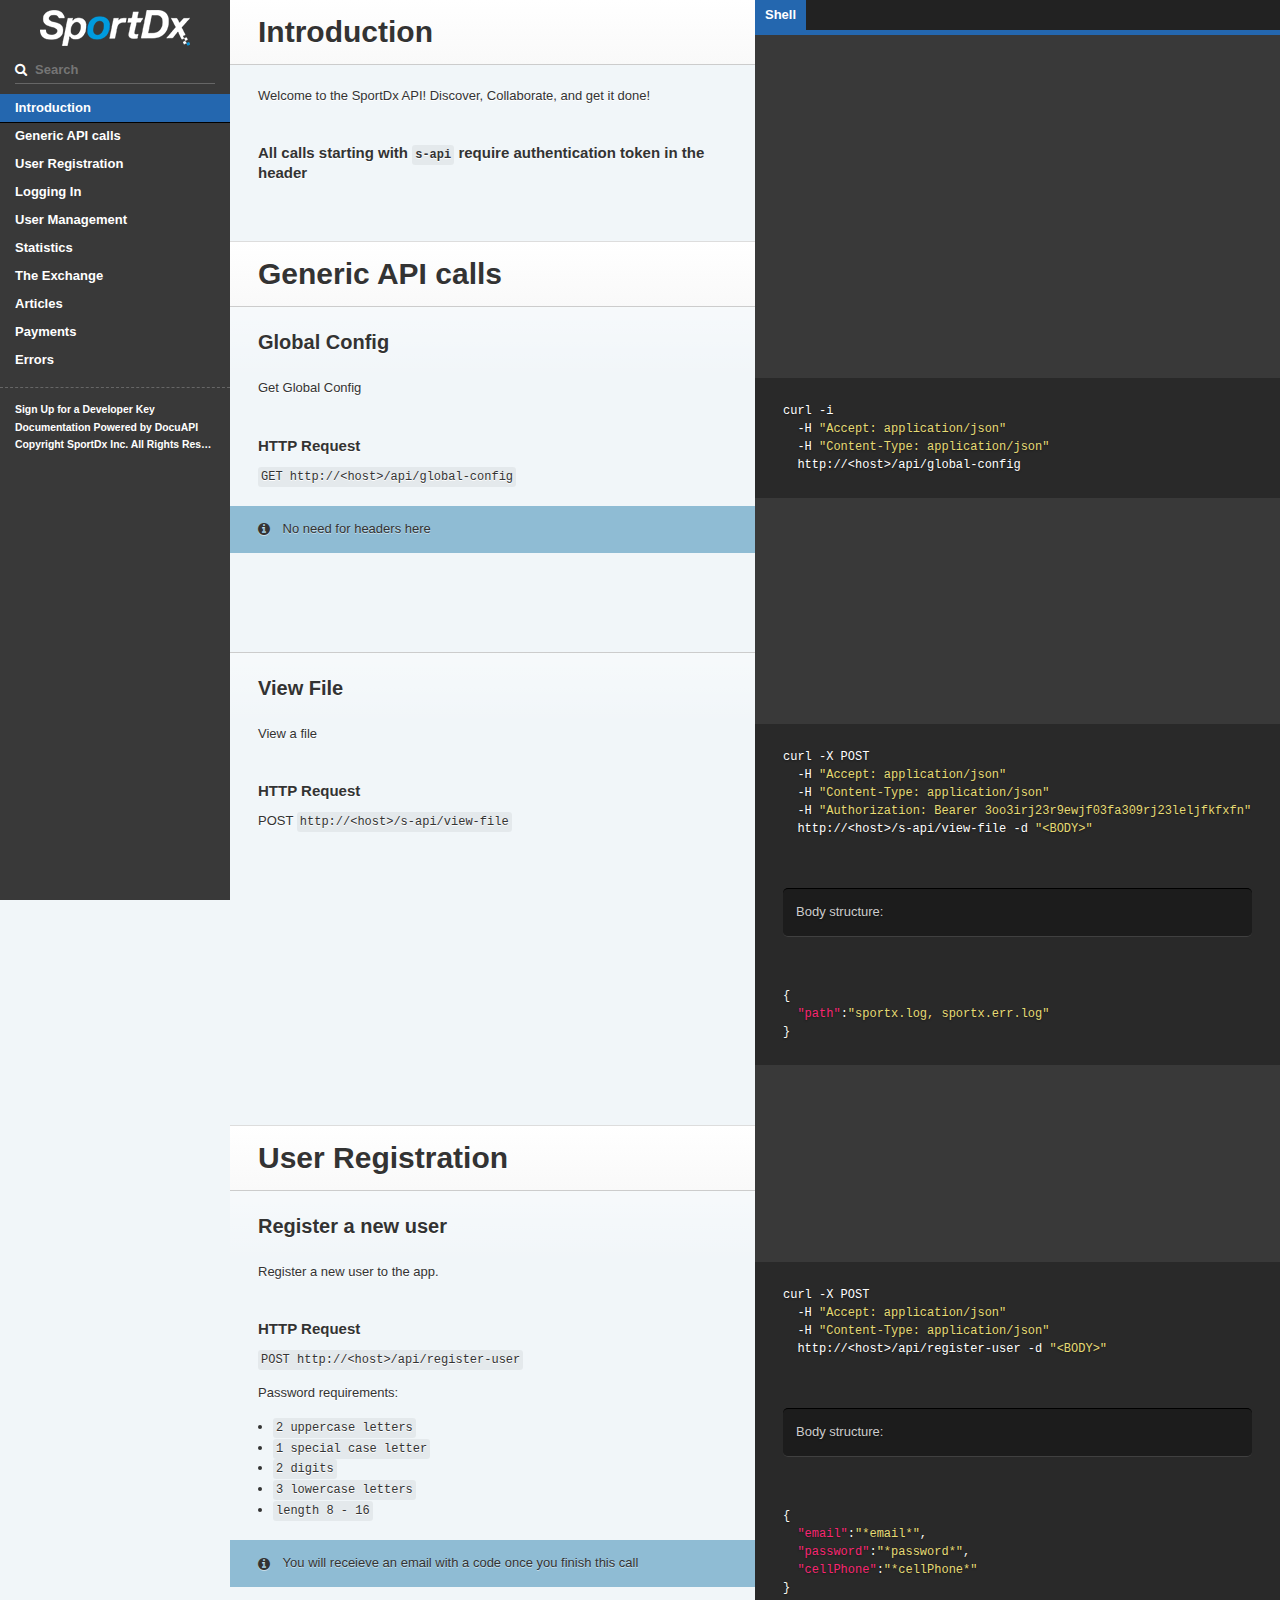
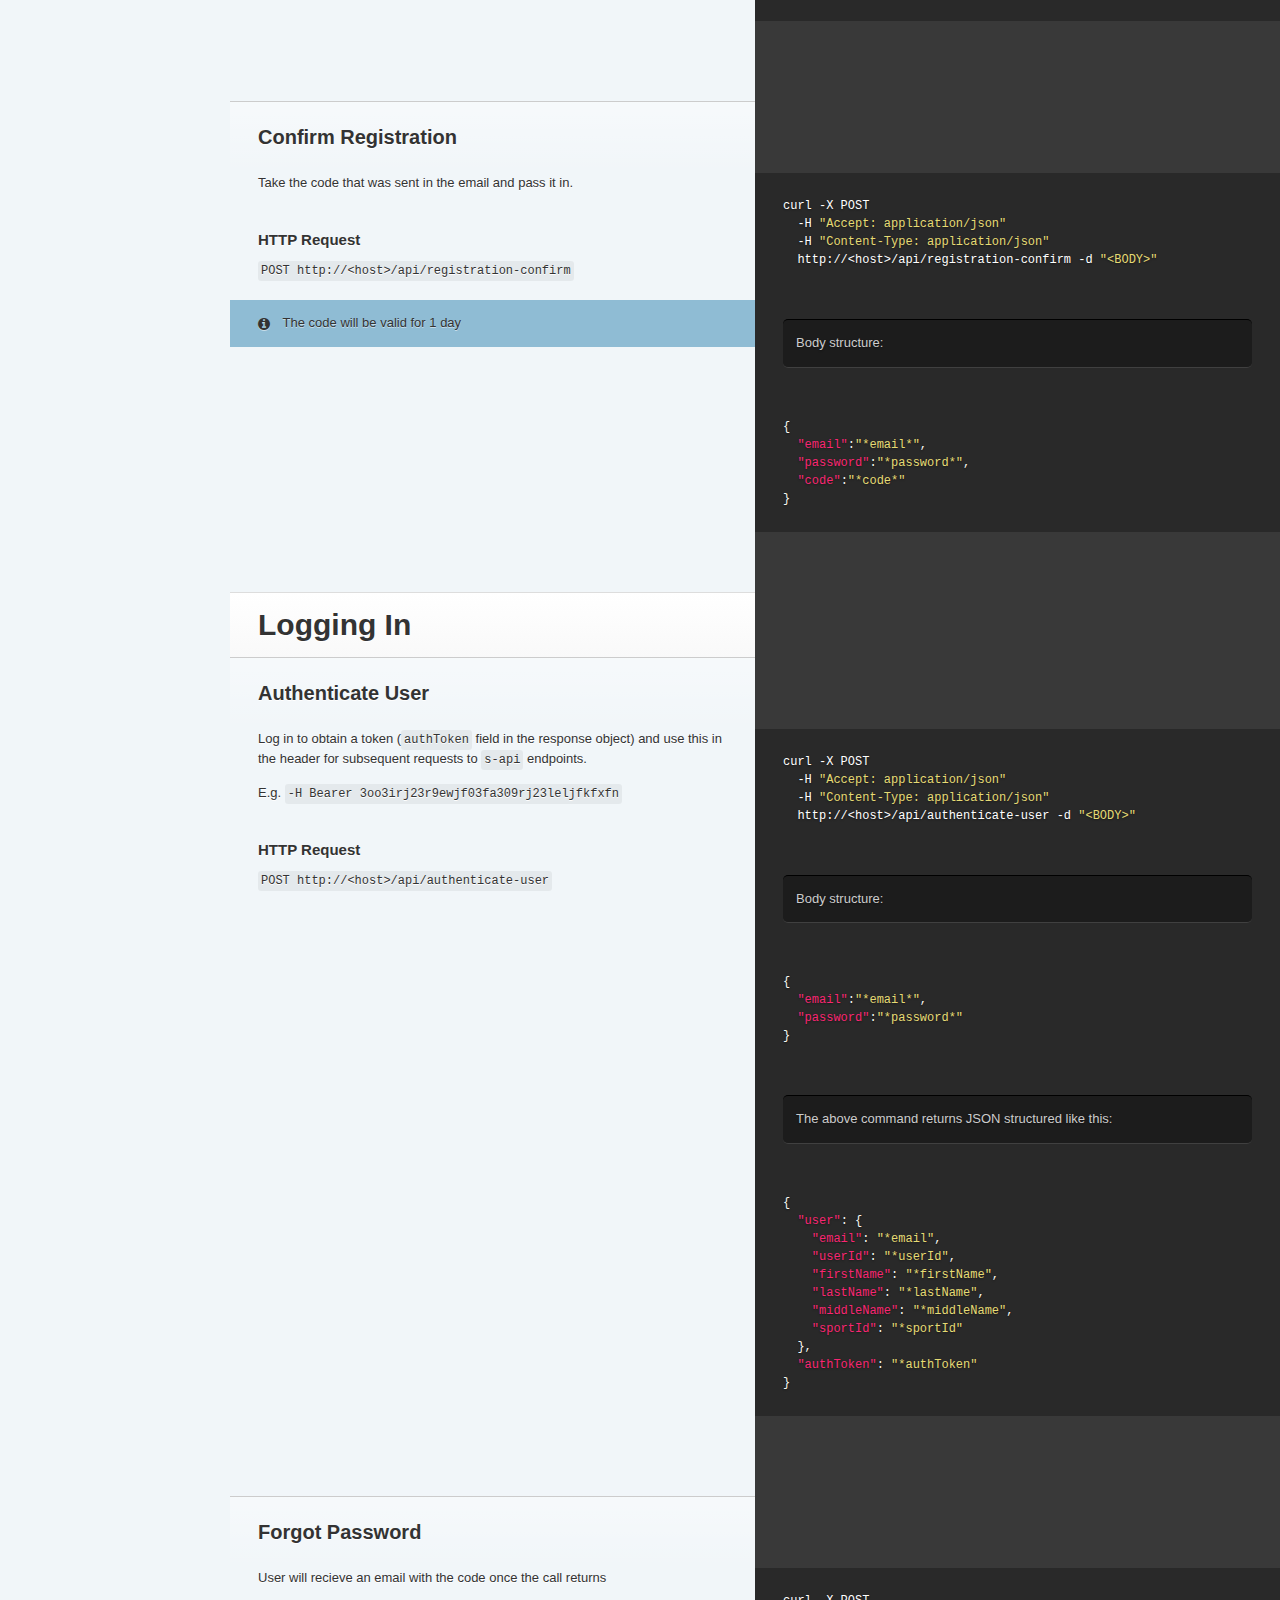
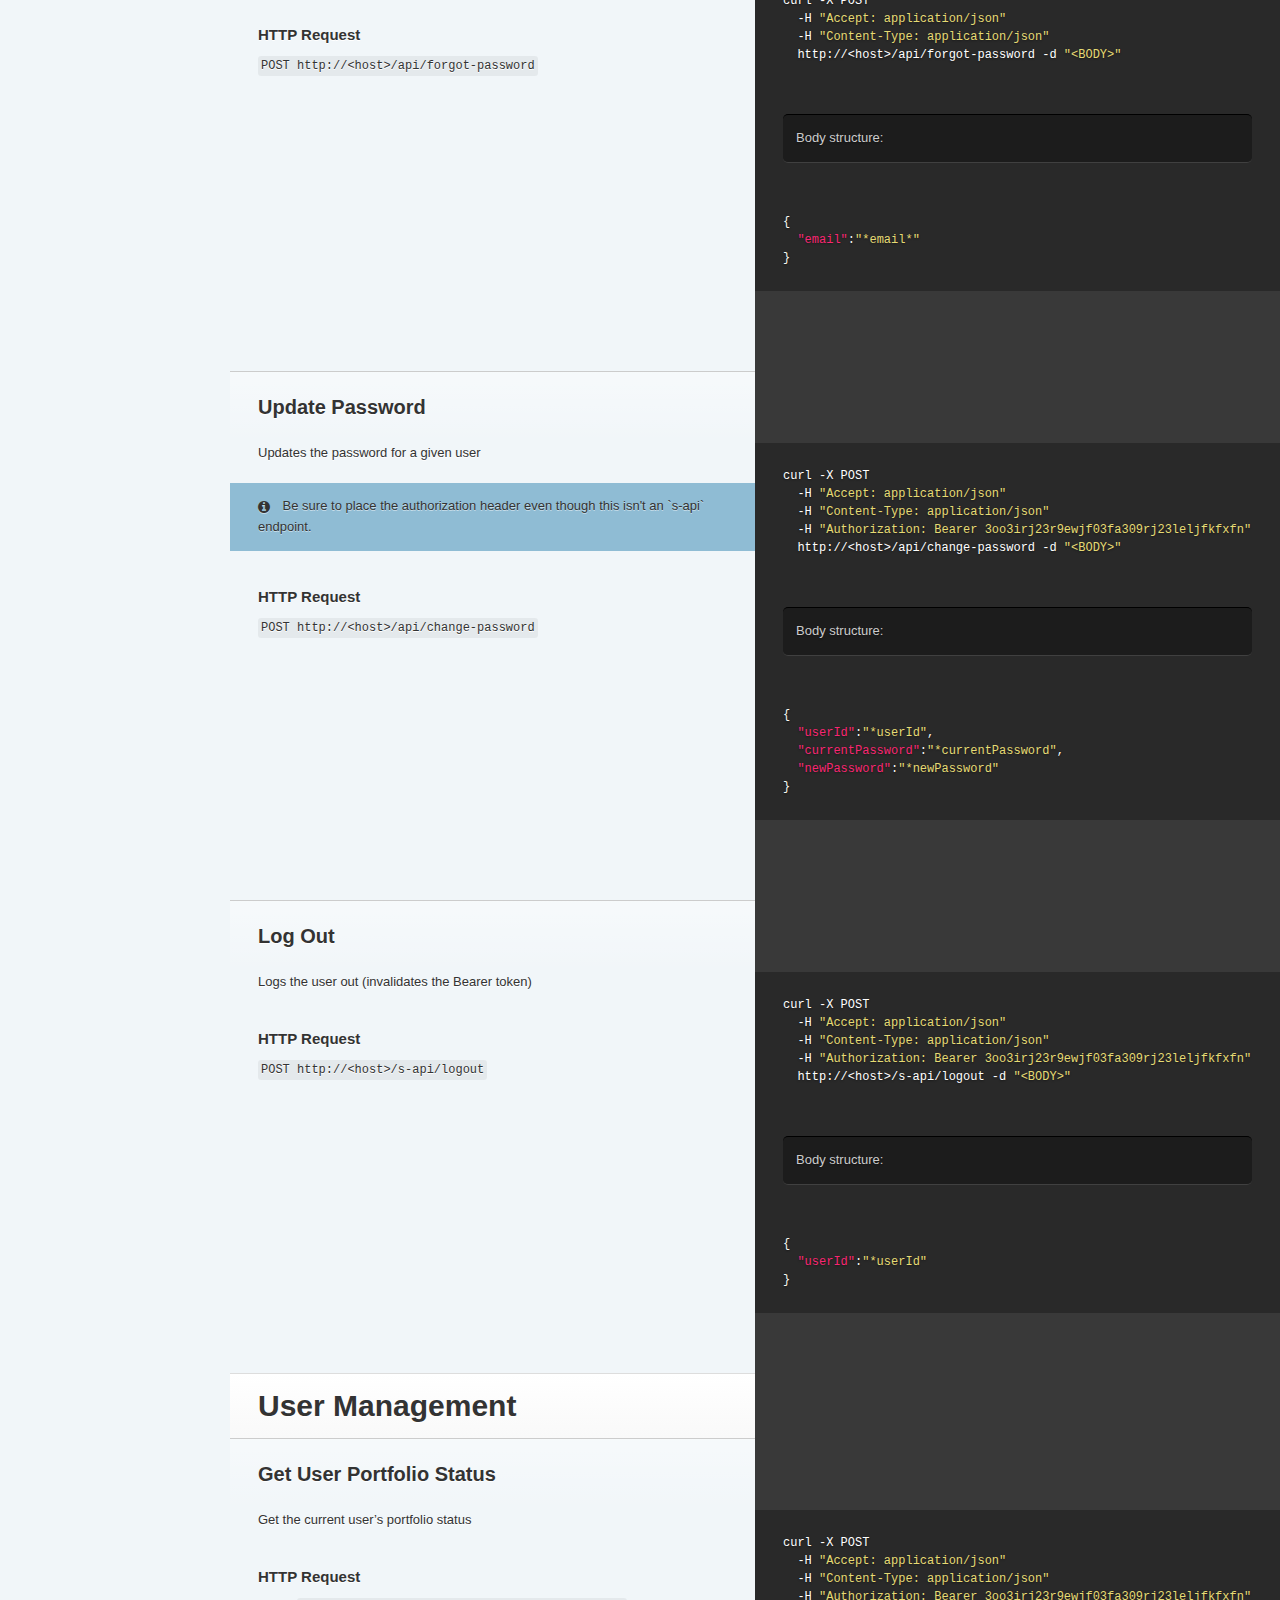
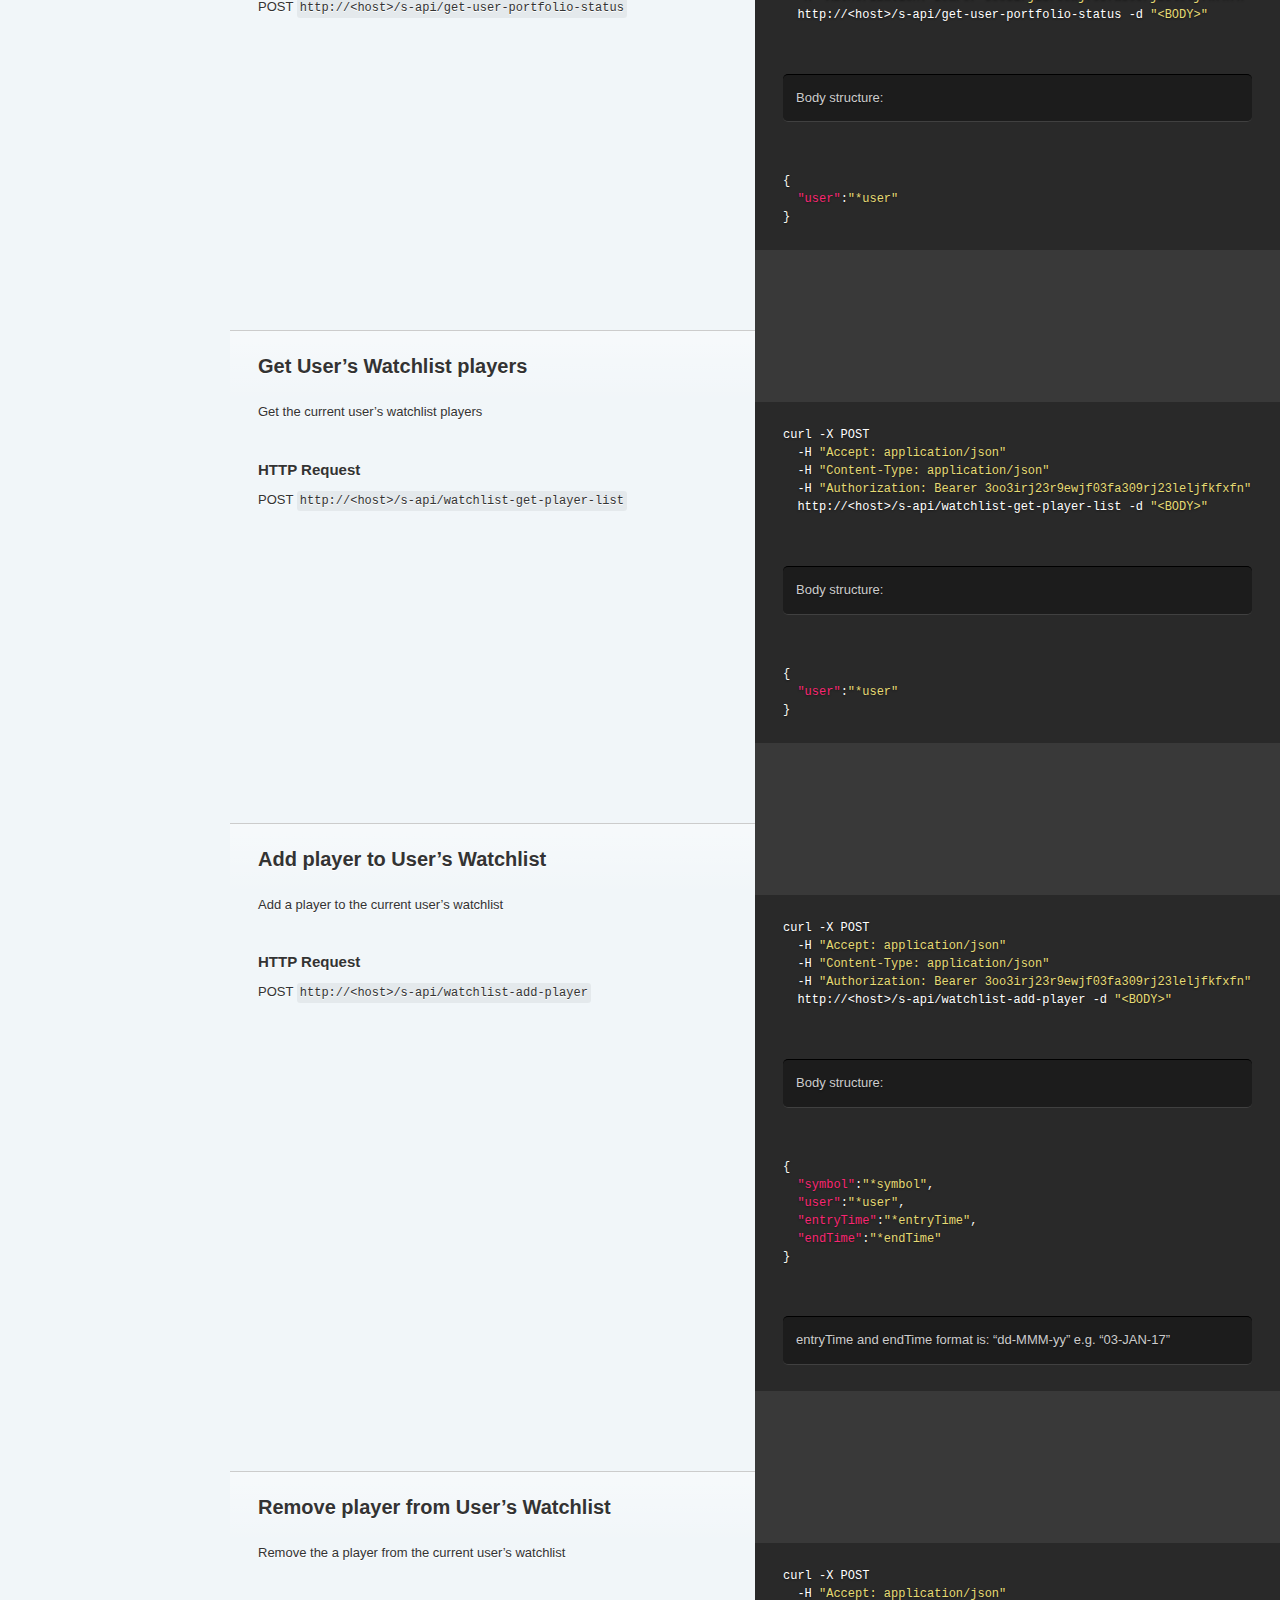
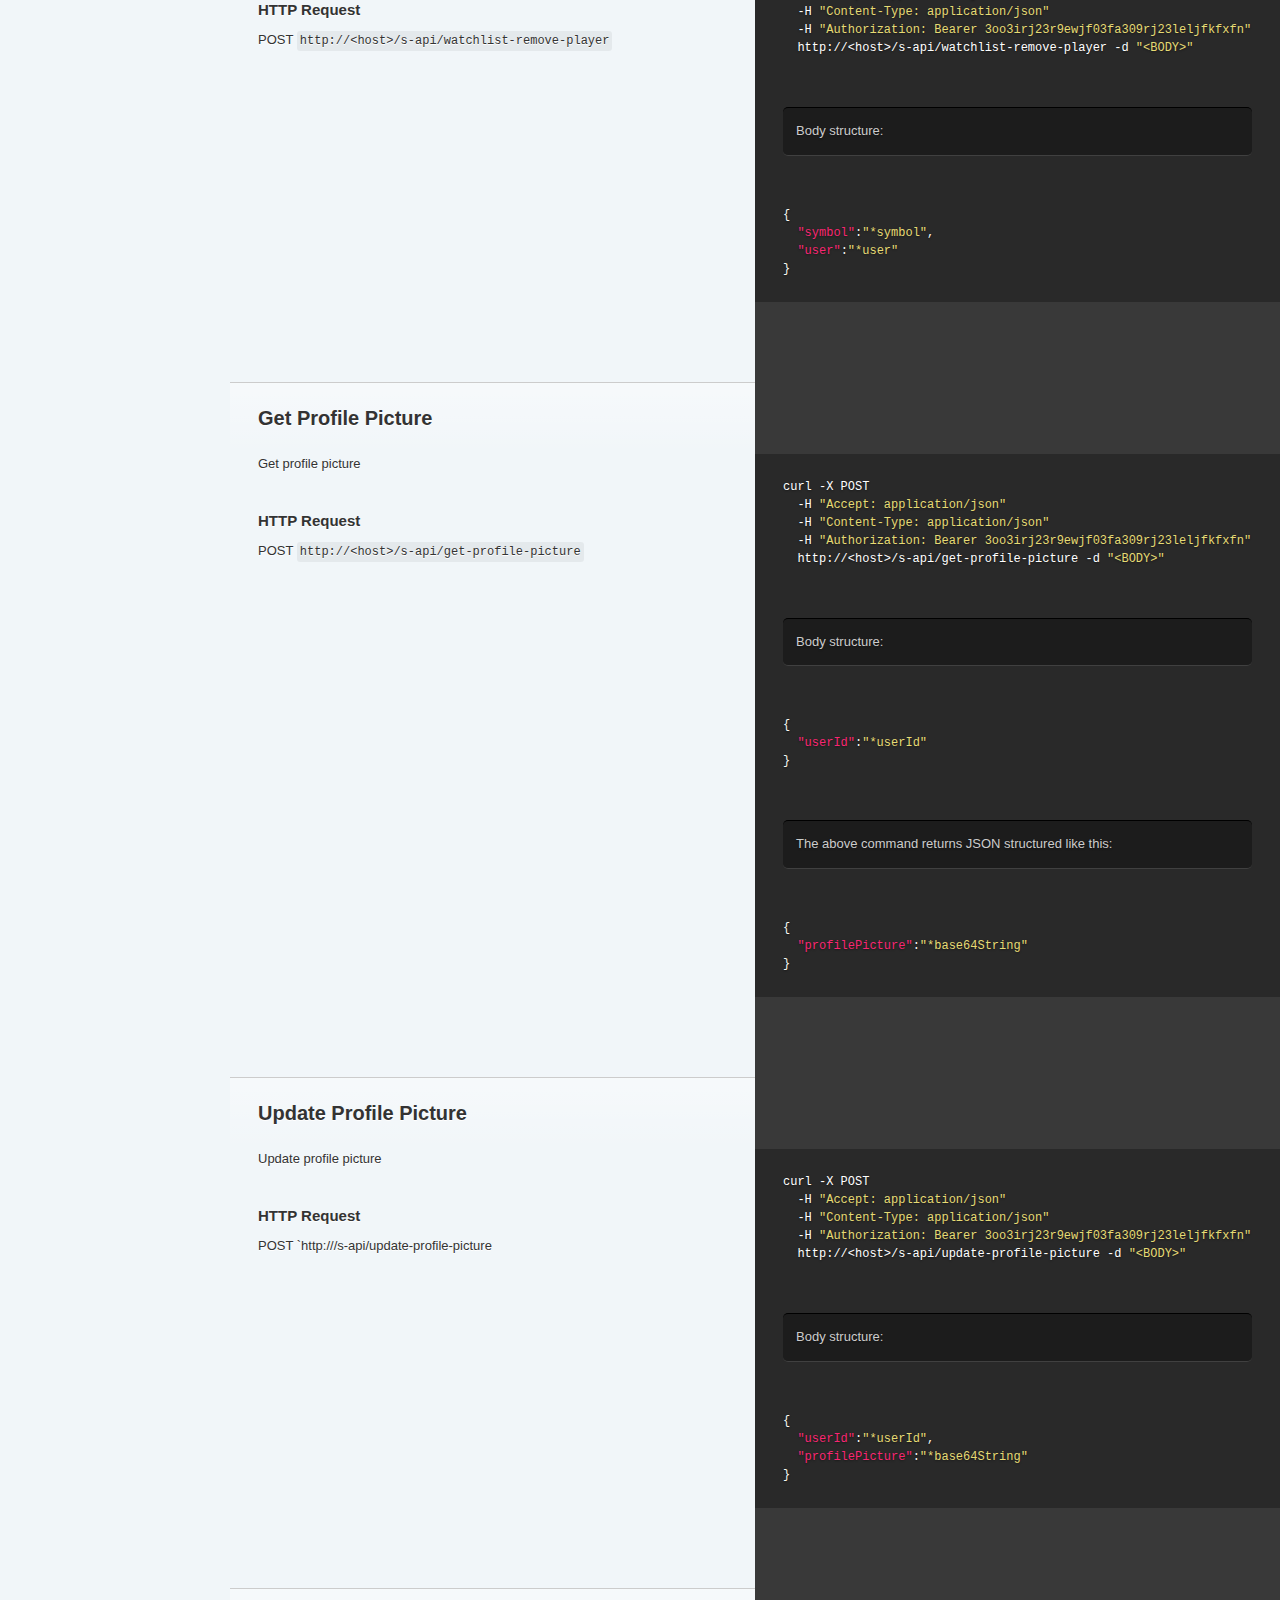
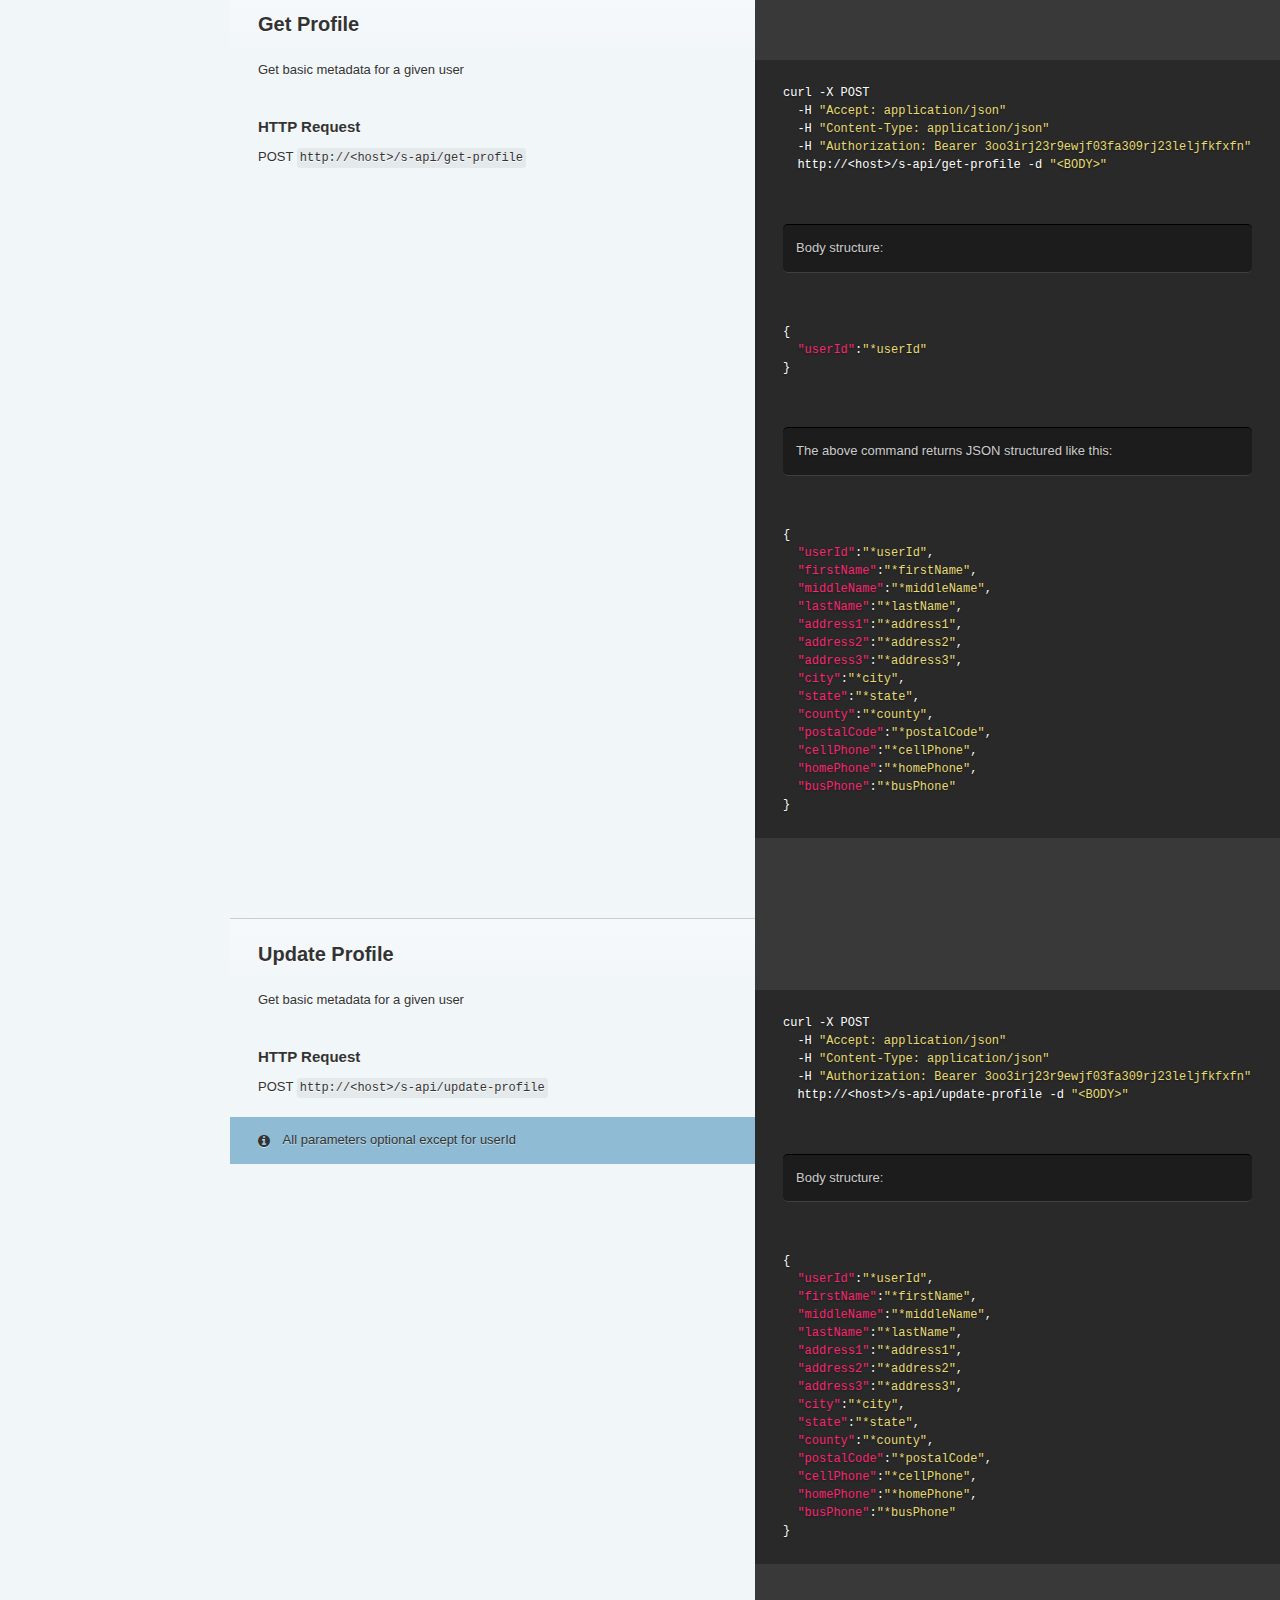
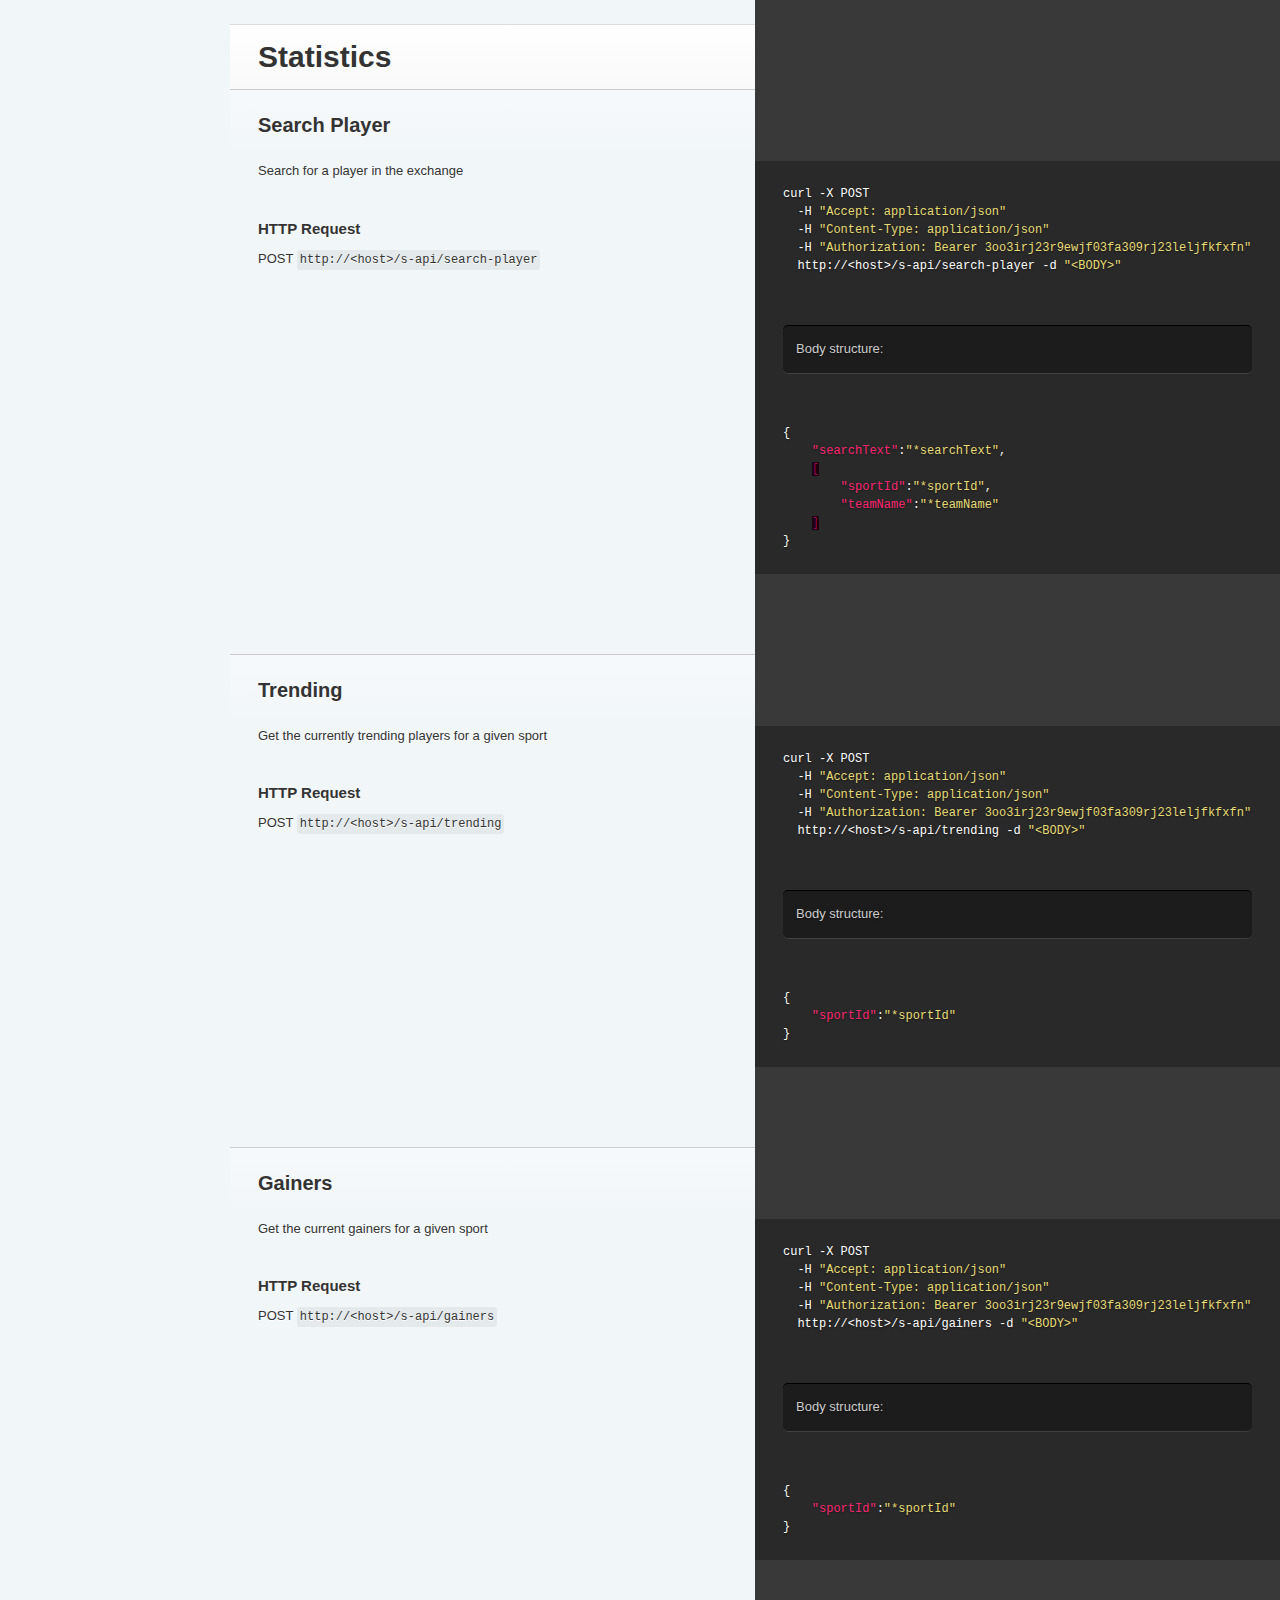
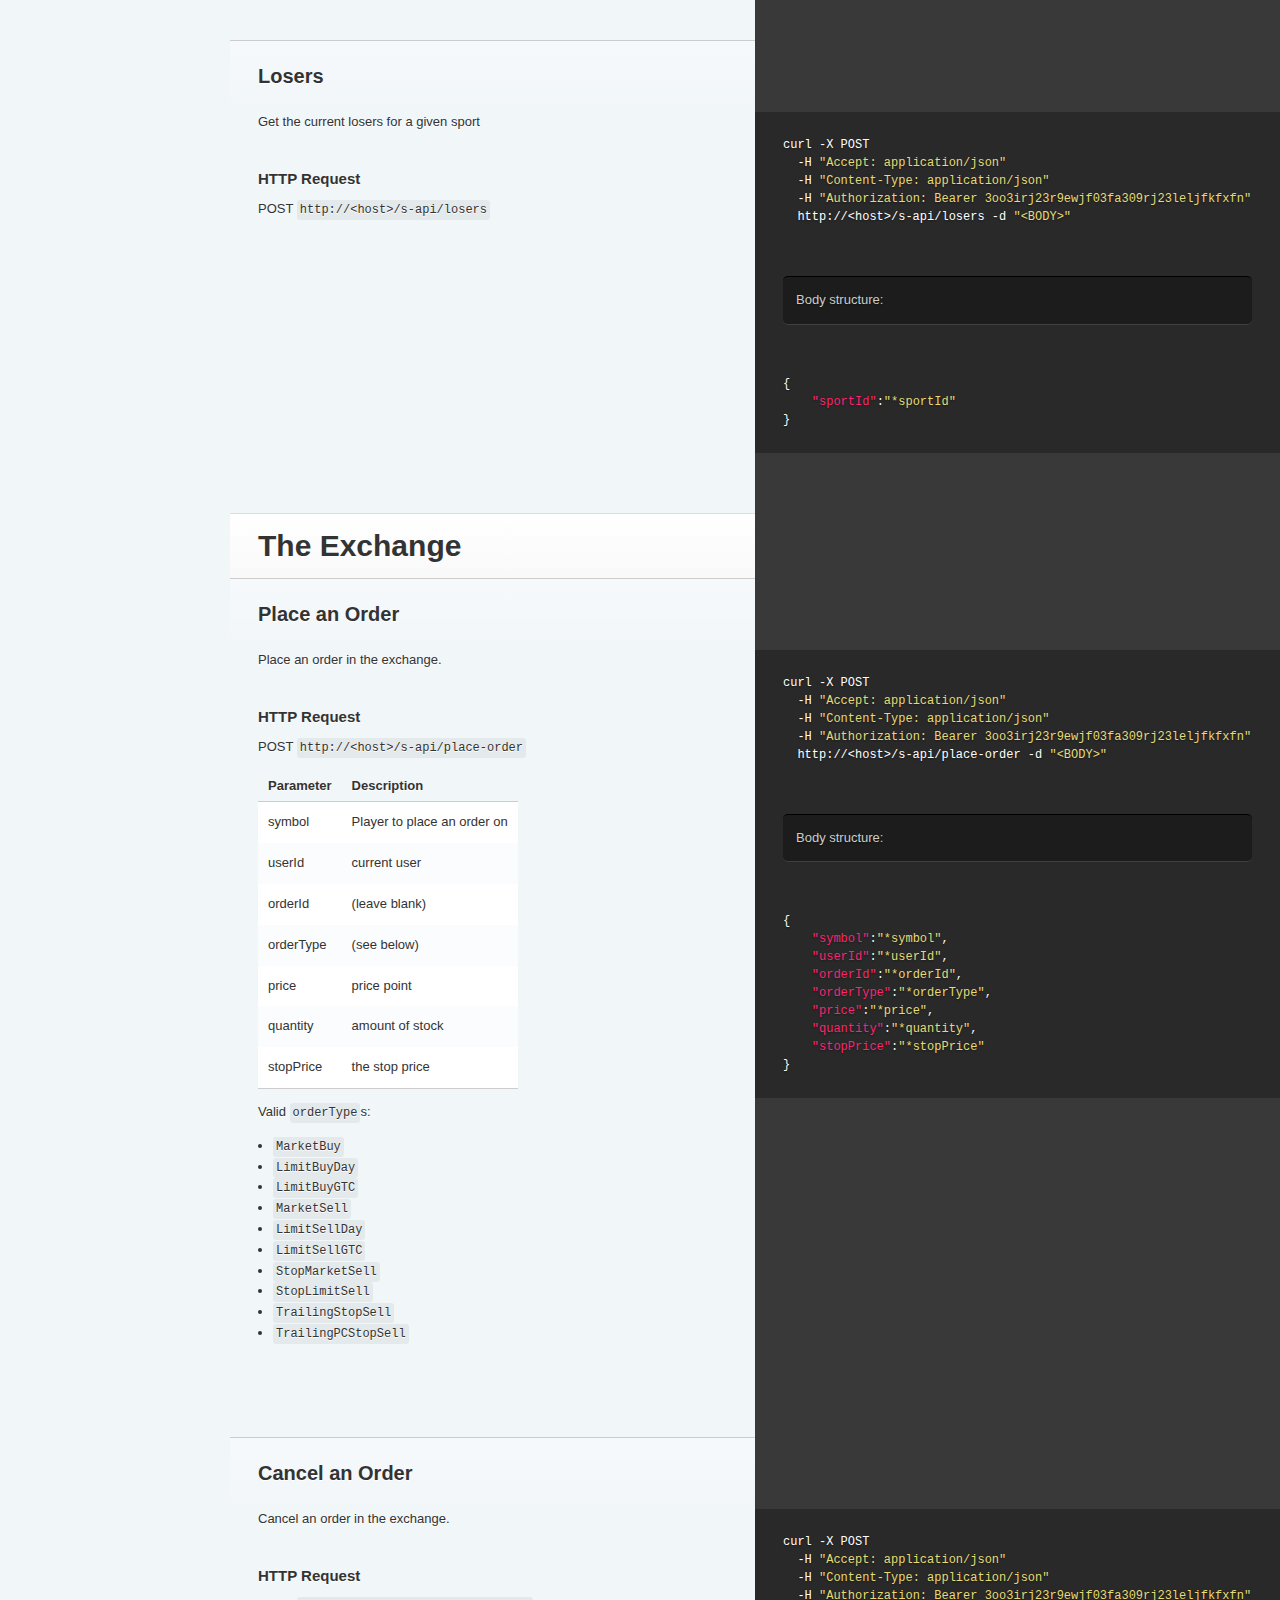
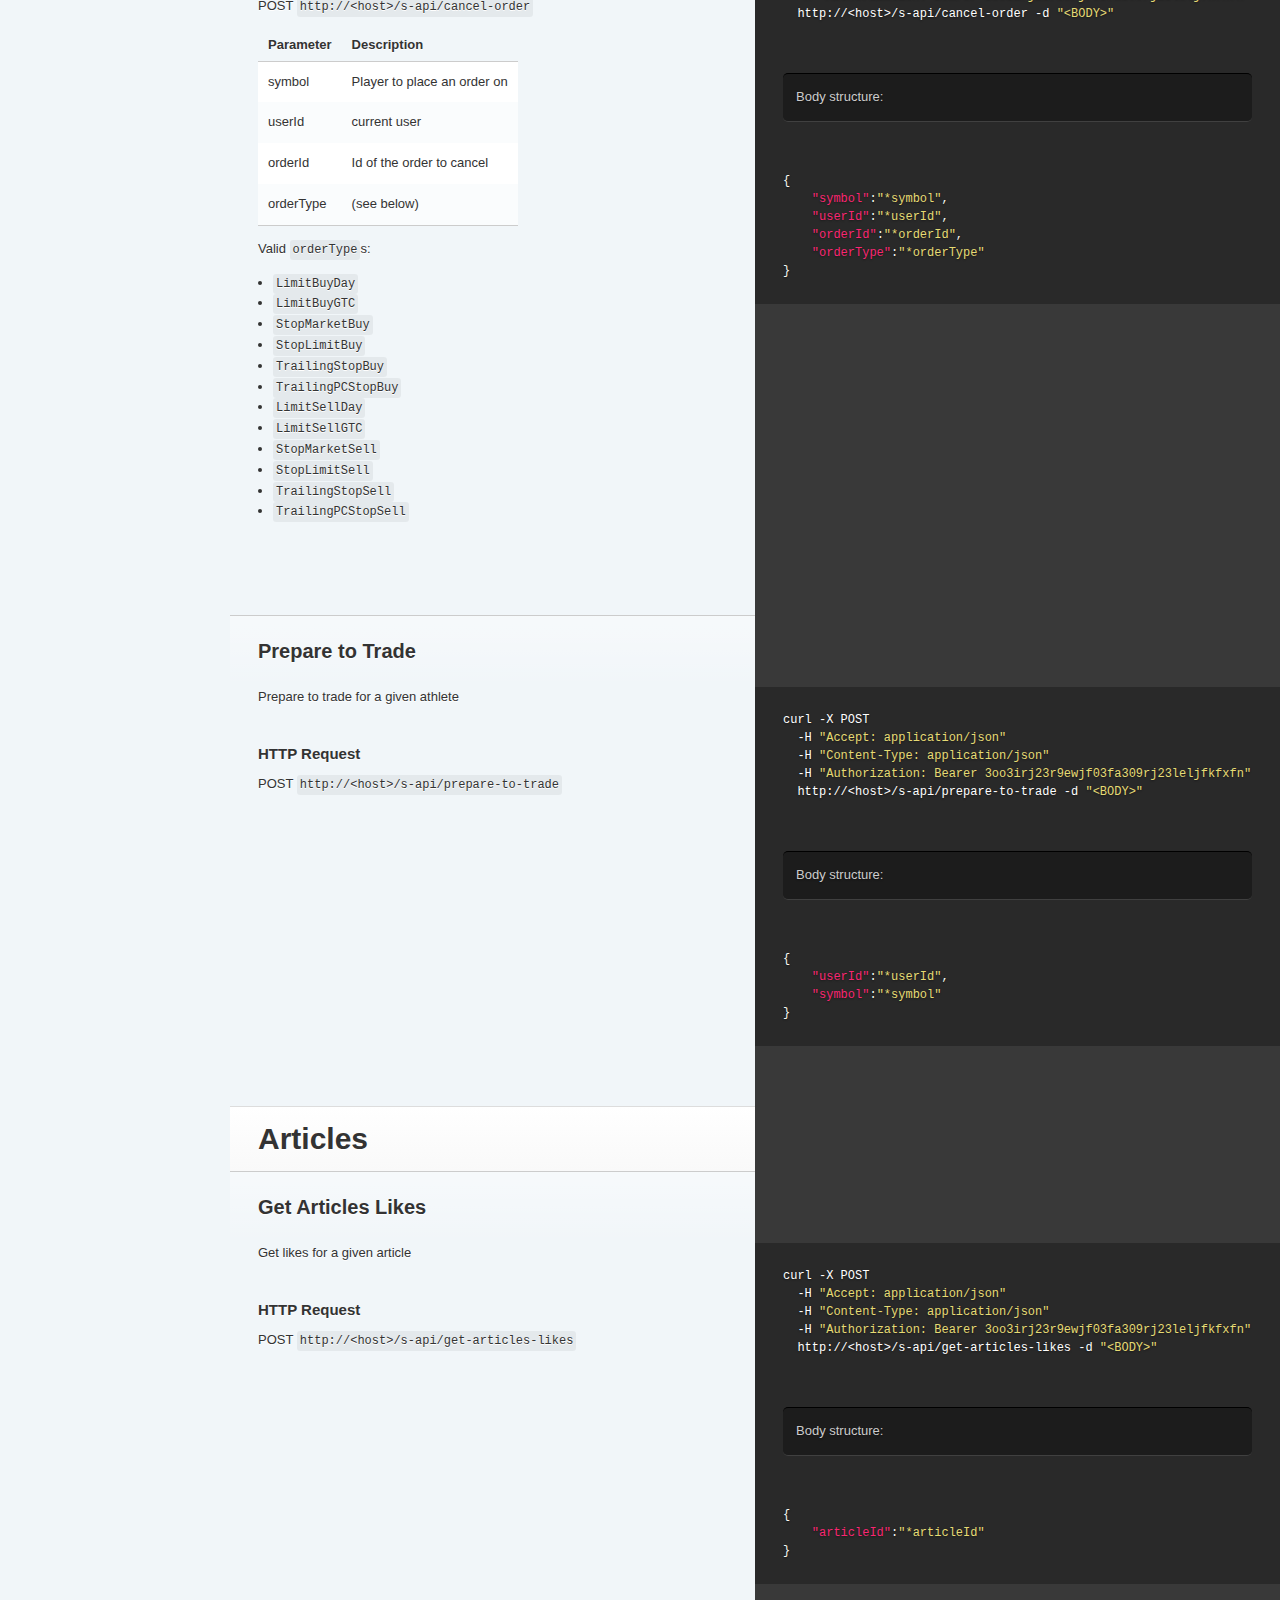
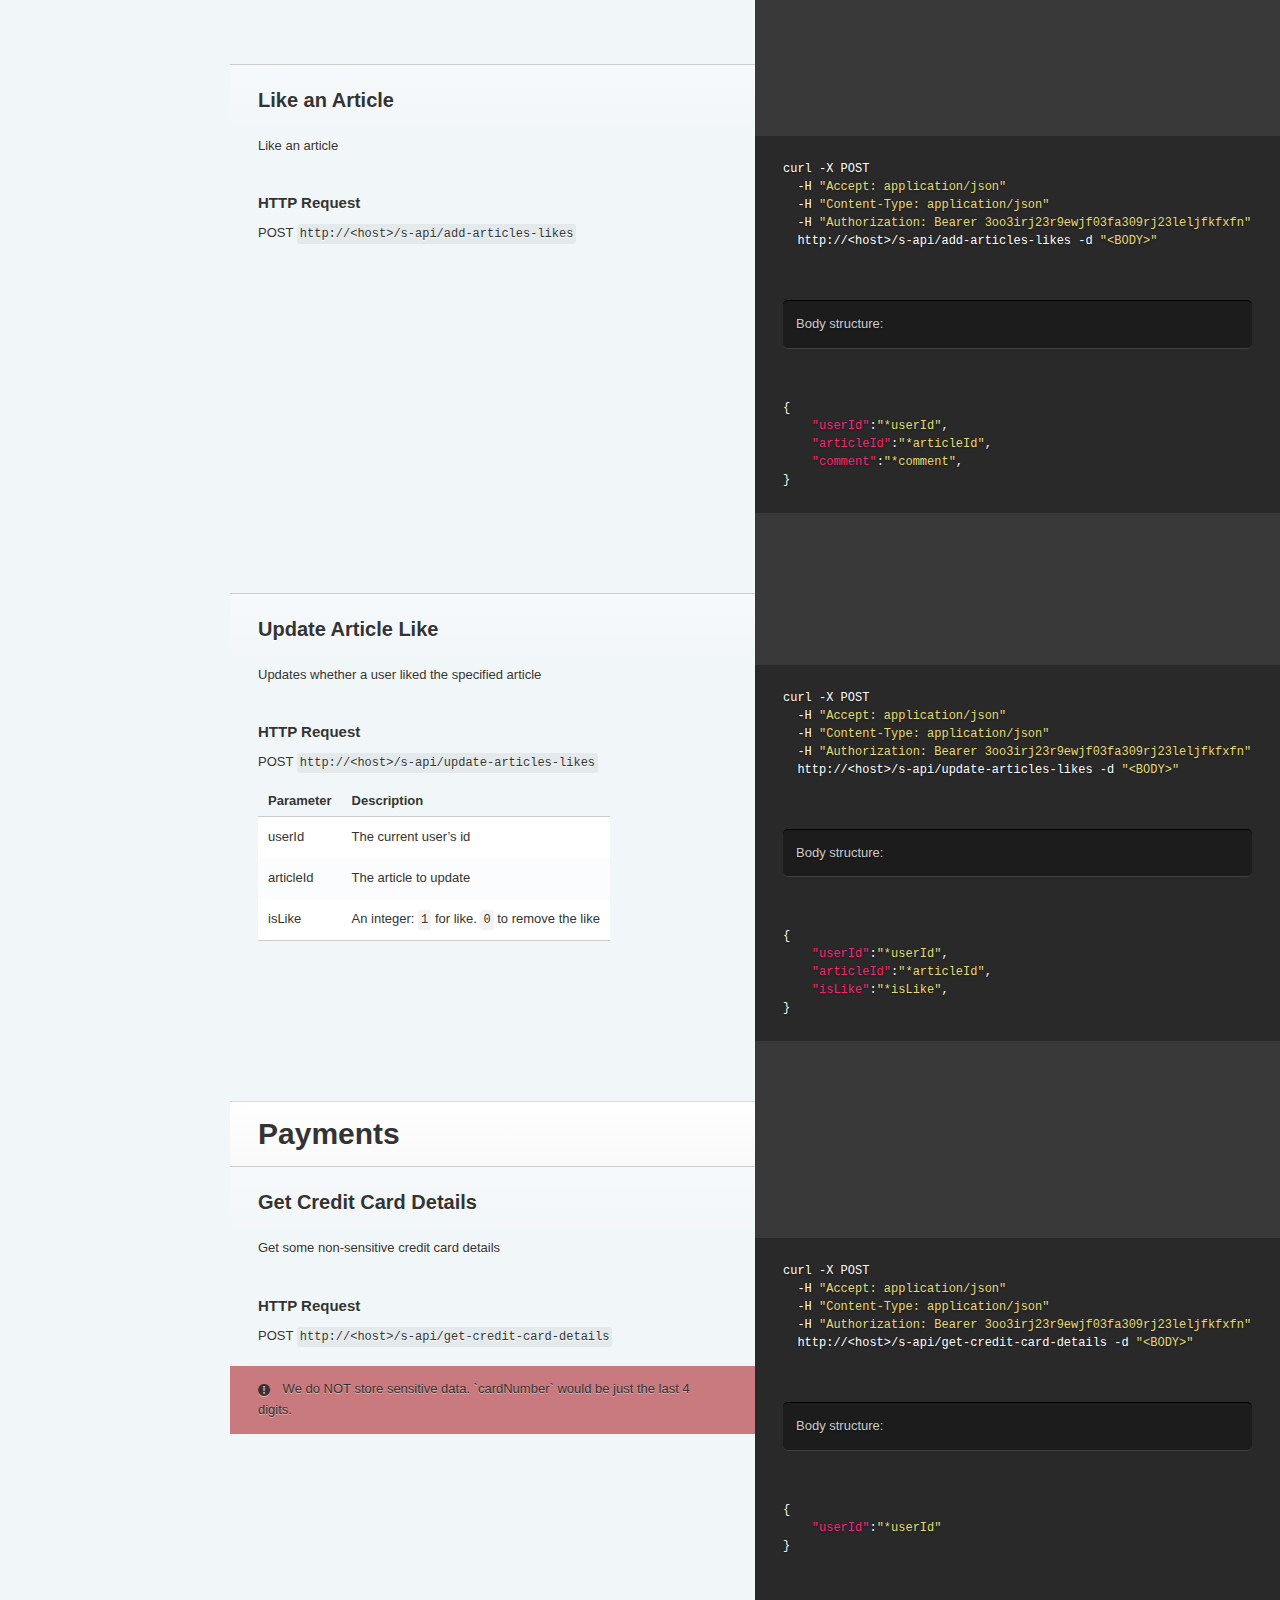
<file: index.html>
<!doctype html>
<html>
<head>
	<meta name="generator" content="Hugo 0.19" />
    <meta charset="utf-8">
    <meta content="IE=edge,chrome=1" http-equiv="X-UA-Compatible">
    <meta name="viewport" content="width=device-width, initial-scale=1, maximum-scale=1">
    <title>SportDx API Documentation</title>
    <link href='https://sdxrepo.github.io/slate/stylesheets/monokai.css' rel="stylesheet" media="screen" />
<link href='https://sdxrepo.github.io/slate/stylesheets/screen.css' rel="stylesheet" media="screen" />
<link href='https://sdxrepo.github.io/slate/stylesheets/print.css' rel="stylesheet" media="print" />

    
<script src='https://sdxrepo.github.io/slate/javascripts/all.js'></script>

    
</head>
<body class="index" data-languages="[ &#34;shell&#34; ]">
    <a href="#" id="nav-button">
        <span>
        NAV
        <img src='https://sdxrepo.github.io/slate/images/navbar.png'/>
      </span>
    </a>
    <div class="tocify-wrapper">
        <img src='https://sdxrepo.github.io/images/logo.png' />
        
        <div class="lang-selector">
            
            <a href="#" data-language-name="shell">Shell</a>
            
        </div>
         
        
        <div class="search">
            <input type="text" class="search" id="input-search" placeholder='Search'>
        </div>
        <ul class="search-results"></ul>
        
        <div id="toc">
        </div>
         
        
        <ul class="toc-footer">
            
            <li><a href='#'>Sign Up for a Developer Key</a></li>
            
            <li>Documentation Powered by <a href="https://github.com/bep/docuapi">DocuAPI</a></li>
            
            <li>Copyright SportDx Inc. All Rights Reserved.</li>
            
        </ul>
        
    </div>
    <div class="page-wrapper">
        <div class="dark-box"></div>
        <div class="content">
            
    
        

<h1 id="introduction">Introduction</h1>

<p>Welcome to the SportDx API! Discover, Collaborate, and get it done!</p>

<h3 id="all-calls-starting-with-s-api-require-authentication-token-in-the-header">All calls starting with <code>s-api</code> require authentication token in the header</h3>

<h1 id="generic-api-calls">Generic API calls</h1>

<h2 id="global-config">Global Config</h2>
<div class="highlight"><pre><code class="language-shell" data-lang="shell"><span></span>curl -i
  -H <span class="s2">&quot;Accept: application/json&quot;</span>
  -H <span class="s2">&quot;Content-Type: application/json&quot;</span> 
  http://&lt;host&gt;/api/global-config
</code></pre></div>

<p>Get Global Config</p>

<h3 id="http-request">HTTP Request</h3>

<p><code>GET http://&lt;host&gt;/api/global-config</code></p>

<aside class="notice">
No need for headers here
</aside>

<h2 id="view-file">View File</h2>
<div class="highlight"><pre><code class="language-shell" data-lang="shell"><span></span>curl -X POST 
  -H <span class="s2">&quot;Accept: application/json&quot;</span>
  -H <span class="s2">&quot;Content-Type: application/json&quot;</span>
  -H <span class="s2">&quot;Authorization: Bearer 3oo3irj23r9ewjf03fa309rj23leljfkfxfn&quot;</span>
  http://&lt;host&gt;/s-api/view-file -d <span class="s2">&quot;&lt;BODY&gt;&quot;</span>
</code></pre></div>

<blockquote>
<p>Body structure:</p>
</blockquote>
<div class="highlight"><pre><code class="language-json" data-lang="json"><span></span><span class="p">{</span> 
  <span class="nt">&quot;path&quot;</span><span class="p">:</span><span class="s2">&quot;sportx.log, sportx.err.log&quot;</span>
<span class="p">}</span>
</code></pre></div>

<p>View a file</p>

<h3 id="http-request-1">HTTP Request</h3>

<p>POST <code>http://&lt;host&gt;/s-api/view-file</code></p>

    
        

<h1 id="user-registration">User Registration</h1>

<h2 id="register-a-new-user">Register a new user</h2>
<div class="highlight"><pre><code class="language-shell" data-lang="shell"><span></span>curl -X POST
  -H <span class="s2">&quot;Accept: application/json&quot;</span>
  -H <span class="s2">&quot;Content-Type: application/json&quot;</span> 
  http://&lt;host&gt;/api/register-user -d <span class="s2">&quot;&lt;BODY&gt;&quot;</span>
</code></pre></div>

<blockquote>
<p>Body structure:</p>
</blockquote>
<div class="highlight"><pre><code class="language-json" data-lang="json"><span></span><span class="p">{</span> 
  <span class="nt">&quot;email&quot;</span><span class="p">:</span><span class="s2">&quot;*email*&quot;</span><span class="p">,</span>
  <span class="nt">&quot;password&quot;</span><span class="p">:</span><span class="s2">&quot;*password*&quot;</span><span class="p">,</span>
  <span class="nt">&quot;cellPhone&quot;</span><span class="p">:</span><span class="s2">&quot;*cellPhone*&quot;</span> 
<span class="p">}</span>
</code></pre></div>

<p>Register a new user to the app.</p>

<h3 id="http-request">HTTP Request</h3>

<p><code>POST http://&lt;host&gt;/api/register-user</code></p>

<p>Password requirements:</p>

<ul>
<li><code>2 uppercase letters</code></li>
<li><code>1 special case letter</code></li>
<li><code>2 digits</code></li>
<li><code>3 lowercase letters</code></li>
<li><code>length 8 - 16</code></li>
</ul>

<aside class="notice">
You will receieve an email with a code once you finish this call
</aside>

<h2 id="confirm-registration">Confirm Registration</h2>
<div class="highlight"><pre><code class="language-shell" data-lang="shell"><span></span>curl -X POST
  -H <span class="s2">&quot;Accept: application/json&quot;</span>
  -H <span class="s2">&quot;Content-Type: application/json&quot;</span> 
  http://&lt;host&gt;/api/registration-confirm -d <span class="s2">&quot;&lt;BODY&gt;&quot;</span>
</code></pre></div>

<blockquote>
<p>Body structure:</p>
</blockquote>
<div class="highlight"><pre><code class="language-json" data-lang="json"><span></span><span class="p">{</span> 
  <span class="nt">&quot;email&quot;</span><span class="p">:</span><span class="s2">&quot;*email*&quot;</span><span class="p">,</span>
  <span class="nt">&quot;password&quot;</span><span class="p">:</span><span class="s2">&quot;*password*&quot;</span><span class="p">,</span>
  <span class="nt">&quot;code&quot;</span><span class="p">:</span><span class="s2">&quot;*code*&quot;</span> 
<span class="p">}</span>
</code></pre></div>

<p>Take the code that was sent in the email and pass it in.</p>

<h3 id="http-request-1">HTTP Request</h3>

<p><code>POST http://&lt;host&gt;/api/registration-confirm</code></p>

<aside class="notice">
The code will be valid for 1 day
</aside>

    
        

<h1 id="logging-in">Logging In</h1>

<h2 id="authenticate-user">Authenticate User</h2>
<div class="highlight"><pre><code class="language-shell" data-lang="shell"><span></span>curl -X POST
  -H <span class="s2">&quot;Accept: application/json&quot;</span>
  -H <span class="s2">&quot;Content-Type: application/json&quot;</span> 
  http://&lt;host&gt;/api/authenticate-user -d <span class="s2">&quot;&lt;BODY&gt;&quot;</span>
</code></pre></div>

<blockquote>
<p>Body structure:</p>
</blockquote>
<div class="highlight"><pre><code class="language-json" data-lang="json"><span></span><span class="p">{</span> 
  <span class="nt">&quot;email&quot;</span><span class="p">:</span><span class="s2">&quot;*email*&quot;</span><span class="p">,</span>
  <span class="nt">&quot;password&quot;</span><span class="p">:</span><span class="s2">&quot;*password*&quot;</span>
<span class="p">}</span>
</code></pre></div>

<blockquote>
<p>The above command returns JSON structured like this:</p>
</blockquote>
<div class="highlight"><pre><code class="language-json" data-lang="json"><span></span><span class="p">{</span>
  <span class="nt">&quot;user&quot;</span><span class="p">:</span> <span class="p">{</span>
    <span class="nt">&quot;email&quot;</span><span class="p">:</span> <span class="s2">&quot;*email&quot;</span><span class="p">,</span>
    <span class="nt">&quot;userId&quot;</span><span class="p">:</span> <span class="s2">&quot;*userId&quot;</span><span class="p">,</span>
    <span class="nt">&quot;firstName&quot;</span><span class="p">:</span> <span class="s2">&quot;*firstName&quot;</span><span class="p">,</span>
    <span class="nt">&quot;lastName&quot;</span><span class="p">:</span> <span class="s2">&quot;*lastName&quot;</span><span class="p">,</span>
    <span class="nt">&quot;middleName&quot;</span><span class="p">:</span> <span class="s2">&quot;*middleName&quot;</span><span class="p">,</span>
    <span class="nt">&quot;sportId&quot;</span><span class="p">:</span> <span class="s2">&quot;*sportId&quot;</span>
  <span class="p">},</span>
  <span class="nt">&quot;authToken&quot;</span><span class="p">:</span> <span class="s2">&quot;*authToken&quot;</span>
<span class="p">}</span>
</code></pre></div>

<p>Log in to obtain a token (<code>authToken</code> field in the response object) and use this in the header for subsequent requests to <code>s-api</code> endpoints.</p>

<p>E.g. <code>-H Bearer 3oo3irj23r9ewjf03fa309rj23leljfkfxfn</code></p>

<h3 id="http-request">HTTP Request</h3>

<p><code>POST http://&lt;host&gt;/api/authenticate-user</code></p>

<h2 id="forgot-password">Forgot Password</h2>
<div class="highlight"><pre><code class="language-shell" data-lang="shell"><span></span>curl -X POST
  -H <span class="s2">&quot;Accept: application/json&quot;</span>
  -H <span class="s2">&quot;Content-Type: application/json&quot;</span> 
  http://&lt;host&gt;/api/forgot-password -d <span class="s2">&quot;&lt;BODY&gt;&quot;</span>
</code></pre></div>

<blockquote>
<p>Body structure:</p>
</blockquote>
<div class="highlight"><pre><code class="language-json" data-lang="json"><span></span><span class="p">{</span> 
  <span class="nt">&quot;email&quot;</span><span class="p">:</span><span class="s2">&quot;*email*&quot;</span>
<span class="p">}</span>
</code></pre></div>

<p>User will recieve an email with the code once the call returns</p>

<h3 id="http-request-1">HTTP Request</h3>

<p><code>POST http://&lt;host&gt;/api/forgot-password</code></p>

<h2 id="update-password">Update Password</h2>
<div class="highlight"><pre><code class="language-shell" data-lang="shell"><span></span>curl -X POST 
  -H <span class="s2">&quot;Accept: application/json&quot;</span>
  -H <span class="s2">&quot;Content-Type: application/json&quot;</span>
  -H <span class="s2">&quot;Authorization: Bearer 3oo3irj23r9ewjf03fa309rj23leljfkfxfn&quot;</span>
  http://&lt;host&gt;/api/change-password -d <span class="s2">&quot;&lt;BODY&gt;&quot;</span>
</code></pre></div>

<blockquote>
<p>Body structure:</p>
</blockquote>
<div class="highlight"><pre><code class="language-json" data-lang="json"><span></span><span class="p">{</span> 
  <span class="nt">&quot;userId&quot;</span><span class="p">:</span><span class="s2">&quot;*userId&quot;</span><span class="p">,</span>
  <span class="nt">&quot;currentPassword&quot;</span><span class="p">:</span><span class="s2">&quot;*currentPassword&quot;</span><span class="p">,</span>
  <span class="nt">&quot;newPassword&quot;</span><span class="p">:</span><span class="s2">&quot;*newPassword&quot;</span>
<span class="p">}</span>
</code></pre></div>

<p>Updates the password for a given user</p>

<aside class="notice">
Be sure to place the authorization header even though this isn't an `s-api` endpoint.
</aside>

<h3 id="http-request-2">HTTP Request</h3>

<p><code>POST http://&lt;host&gt;/api/change-password</code></p>

<h2 id="log-out">Log Out</h2>
<div class="highlight"><pre><code class="language-shell" data-lang="shell"><span></span>curl -X POST 
  -H <span class="s2">&quot;Accept: application/json&quot;</span>
  -H <span class="s2">&quot;Content-Type: application/json&quot;</span>
  -H <span class="s2">&quot;Authorization: Bearer 3oo3irj23r9ewjf03fa309rj23leljfkfxfn&quot;</span>
  http://&lt;host&gt;/s-api/logout -d <span class="s2">&quot;&lt;BODY&gt;&quot;</span>
</code></pre></div>

<blockquote>
<p>Body structure:</p>
</blockquote>
<div class="highlight"><pre><code class="language-json" data-lang="json"><span></span><span class="p">{</span> 
  <span class="nt">&quot;userId&quot;</span><span class="p">:</span><span class="s2">&quot;*userId&quot;</span>
<span class="p">}</span>
</code></pre></div>

<p>Logs the user out (invalidates the Bearer token)</p>

<h3 id="http-request-3">HTTP Request</h3>

<p><code>POST http://&lt;host&gt;/s-api/logout</code></p>

    
        

<h1 id="user-management">User Management</h1>

<h2 id="get-user-portfolio-status">Get User Portfolio Status</h2>
<div class="highlight"><pre><code class="language-shell" data-lang="shell"><span></span>curl -X POST 
  -H <span class="s2">&quot;Accept: application/json&quot;</span>
  -H <span class="s2">&quot;Content-Type: application/json&quot;</span>
  -H <span class="s2">&quot;Authorization: Bearer 3oo3irj23r9ewjf03fa309rj23leljfkfxfn&quot;</span>
  http://&lt;host&gt;/s-api/get-user-portfolio-status -d <span class="s2">&quot;&lt;BODY&gt;&quot;</span>
</code></pre></div>

<blockquote>
<p>Body structure:</p>
</blockquote>
<div class="highlight"><pre><code class="language-json" data-lang="json"><span></span><span class="p">{</span> 
  <span class="nt">&quot;user&quot;</span><span class="p">:</span><span class="s2">&quot;*user&quot;</span>
<span class="p">}</span>
</code></pre></div>

<p>Get the current user&rsquo;s portfolio status</p>

<h3 id="http-request">HTTP Request</h3>

<p>POST <code>http://&lt;host&gt;/s-api/get-user-portfolio-status</code></p>

<h2 id="get-user-s-watchlist-players">Get User&rsquo;s Watchlist players</h2>
<div class="highlight"><pre><code class="language-shell" data-lang="shell"><span></span>curl -X POST 
  -H <span class="s2">&quot;Accept: application/json&quot;</span>
  -H <span class="s2">&quot;Content-Type: application/json&quot;</span>
  -H <span class="s2">&quot;Authorization: Bearer 3oo3irj23r9ewjf03fa309rj23leljfkfxfn&quot;</span>
  http://&lt;host&gt;/s-api/watchlist-get-player-list -d <span class="s2">&quot;&lt;BODY&gt;&quot;</span>
</code></pre></div>

<blockquote>
<p>Body structure:</p>
</blockquote>
<div class="highlight"><pre><code class="language-json" data-lang="json"><span></span><span class="p">{</span> 
  <span class="nt">&quot;user&quot;</span><span class="p">:</span><span class="s2">&quot;*user&quot;</span>
<span class="p">}</span>
</code></pre></div>

<p>Get the current user&rsquo;s watchlist players</p>

<h3 id="http-request-1">HTTP Request</h3>

<p>POST <code>http://&lt;host&gt;/s-api/watchlist-get-player-list</code></p>

<h2 id="add-player-to-user-s-watchlist">Add player to User&rsquo;s Watchlist</h2>
<div class="highlight"><pre><code class="language-shell" data-lang="shell"><span></span>curl -X POST 
  -H <span class="s2">&quot;Accept: application/json&quot;</span>
  -H <span class="s2">&quot;Content-Type: application/json&quot;</span>
  -H <span class="s2">&quot;Authorization: Bearer 3oo3irj23r9ewjf03fa309rj23leljfkfxfn&quot;</span>
  http://&lt;host&gt;/s-api/watchlist-add-player -d <span class="s2">&quot;&lt;BODY&gt;&quot;</span>
</code></pre></div>

<blockquote>
<p>Body structure:</p>
</blockquote>
<div class="highlight"><pre><code class="language-json" data-lang="json"><span></span><span class="p">{</span>
  <span class="nt">&quot;symbol&quot;</span><span class="p">:</span><span class="s2">&quot;*symbol&quot;</span><span class="p">,</span>
  <span class="nt">&quot;user&quot;</span><span class="p">:</span><span class="s2">&quot;*user&quot;</span><span class="p">,</span>
  <span class="nt">&quot;entryTime&quot;</span><span class="p">:</span><span class="s2">&quot;*entryTime&quot;</span><span class="p">,</span>
  <span class="nt">&quot;endTime&quot;</span><span class="p">:</span><span class="s2">&quot;*endTime&quot;</span>
<span class="p">}</span>
</code></pre></div>

<blockquote>
<p>entryTime and endTime format is: &ldquo;dd-MMM-yy&rdquo; e.g. &ldquo;03-JAN-17&rdquo;</p>
</blockquote>

<p>Add a player to the current user&rsquo;s watchlist</p>

<h3 id="http-request-2">HTTP Request</h3>

<p>POST <code>http://&lt;host&gt;/s-api/watchlist-add-player</code></p>

<h2 id="remove-player-from-user-s-watchlist">Remove player from User&rsquo;s Watchlist</h2>
<div class="highlight"><pre><code class="language-shell" data-lang="shell"><span></span>curl -X POST 
  -H <span class="s2">&quot;Accept: application/json&quot;</span>
  -H <span class="s2">&quot;Content-Type: application/json&quot;</span>
  -H <span class="s2">&quot;Authorization: Bearer 3oo3irj23r9ewjf03fa309rj23leljfkfxfn&quot;</span>
  http://&lt;host&gt;/s-api/watchlist-remove-player -d <span class="s2">&quot;&lt;BODY&gt;&quot;</span>
</code></pre></div>

<blockquote>
<p>Body structure:</p>
</blockquote>
<div class="highlight"><pre><code class="language-json" data-lang="json"><span></span><span class="p">{</span>
  <span class="nt">&quot;symbol&quot;</span><span class="p">:</span><span class="s2">&quot;*symbol&quot;</span><span class="p">,</span>
  <span class="nt">&quot;user&quot;</span><span class="p">:</span><span class="s2">&quot;*user&quot;</span>
<span class="p">}</span>
</code></pre></div>

<p>Remove the a player from the current user&rsquo;s watchlist</p>

<h3 id="http-request-3">HTTP Request</h3>

<p>POST <code>http://&lt;host&gt;/s-api/watchlist-remove-player</code></p>

<h2 id="get-profile-picture">Get Profile Picture</h2>
<div class="highlight"><pre><code class="language-shell" data-lang="shell"><span></span>curl -X POST 
  -H <span class="s2">&quot;Accept: application/json&quot;</span>
  -H <span class="s2">&quot;Content-Type: application/json&quot;</span>
  -H <span class="s2">&quot;Authorization: Bearer 3oo3irj23r9ewjf03fa309rj23leljfkfxfn&quot;</span>
  http://&lt;host&gt;/s-api/get-profile-picture -d <span class="s2">&quot;&lt;BODY&gt;&quot;</span>
</code></pre></div>

<blockquote>
<p>Body structure:</p>
</blockquote>
<div class="highlight"><pre><code class="language-json" data-lang="json"><span></span><span class="p">{</span>
  <span class="nt">&quot;userId&quot;</span><span class="p">:</span><span class="s2">&quot;*userId&quot;</span>
<span class="p">}</span>
</code></pre></div>

<blockquote>
<p>The above command returns JSON structured like this:</p>
</blockquote>
<div class="highlight"><pre><code class="language-json" data-lang="json"><span></span><span class="p">{</span>
  <span class="nt">&quot;profilePicture&quot;</span><span class="p">:</span><span class="s2">&quot;*base64String&quot;</span>
<span class="p">}</span>
</code></pre></div>

<p>Get profile picture</p>

<h3 id="http-request-4">HTTP Request</h3>

<p>POST <code>http://&lt;host&gt;/s-api/get-profile-picture</code></p>

<h2 id="update-profile-picture">Update Profile Picture</h2>
<div class="highlight"><pre><code class="language-shell" data-lang="shell"><span></span>curl -X POST 
  -H <span class="s2">&quot;Accept: application/json&quot;</span>
  -H <span class="s2">&quot;Content-Type: application/json&quot;</span>
  -H <span class="s2">&quot;Authorization: Bearer 3oo3irj23r9ewjf03fa309rj23leljfkfxfn&quot;</span>
  http://&lt;host&gt;/s-api/update-profile-picture -d <span class="s2">&quot;&lt;BODY&gt;&quot;</span>
</code></pre></div>

<blockquote>
<p>Body structure:</p>
</blockquote>
<div class="highlight"><pre><code class="language-json" data-lang="json"><span></span><span class="p">{</span>
  <span class="nt">&quot;userId&quot;</span><span class="p">:</span><span class="s2">&quot;*userId&quot;</span><span class="p">,</span>
  <span class="nt">&quot;profilePicture&quot;</span><span class="p">:</span><span class="s2">&quot;*base64String&quot;</span>
<span class="p">}</span>
</code></pre></div>

<p>Update profile picture</p>

<h3 id="http-request-5">HTTP Request</h3>

<p>POST `http://<host>/s-api/update-profile-picture</p>

<h2 id="get-profile">Get Profile</h2>
<div class="highlight"><pre><code class="language-shell" data-lang="shell"><span></span>curl -X POST 
  -H <span class="s2">&quot;Accept: application/json&quot;</span>
  -H <span class="s2">&quot;Content-Type: application/json&quot;</span>
  -H <span class="s2">&quot;Authorization: Bearer 3oo3irj23r9ewjf03fa309rj23leljfkfxfn&quot;</span>
  http://&lt;host&gt;/s-api/get-profile -d <span class="s2">&quot;&lt;BODY&gt;&quot;</span>
</code></pre></div>

<blockquote>
<p>Body structure:</p>
</blockquote>
<div class="highlight"><pre><code class="language-json" data-lang="json"><span></span><span class="p">{</span>
  <span class="nt">&quot;userId&quot;</span><span class="p">:</span><span class="s2">&quot;*userId&quot;</span>
<span class="p">}</span>
</code></pre></div>

<blockquote>
<p>The above command returns JSON structured like this:</p>
</blockquote>
<div class="highlight"><pre><code class="language-json" data-lang="json"><span></span><span class="p">{</span>
  <span class="nt">&quot;userId&quot;</span><span class="p">:</span><span class="s2">&quot;*userId&quot;</span><span class="p">,</span>
  <span class="nt">&quot;firstName&quot;</span><span class="p">:</span><span class="s2">&quot;*firstName&quot;</span><span class="p">,</span>
  <span class="nt">&quot;middleName&quot;</span><span class="p">:</span><span class="s2">&quot;*middleName&quot;</span><span class="p">,</span>
  <span class="nt">&quot;lastName&quot;</span><span class="p">:</span><span class="s2">&quot;*lastName&quot;</span><span class="p">,</span>
  <span class="nt">&quot;address1&quot;</span><span class="p">:</span><span class="s2">&quot;*address1&quot;</span><span class="p">,</span>
  <span class="nt">&quot;address2&quot;</span><span class="p">:</span><span class="s2">&quot;*address2&quot;</span><span class="p">,</span>
  <span class="nt">&quot;address3&quot;</span><span class="p">:</span><span class="s2">&quot;*address3&quot;</span><span class="p">,</span>
  <span class="nt">&quot;city&quot;</span><span class="p">:</span><span class="s2">&quot;*city&quot;</span><span class="p">,</span>
  <span class="nt">&quot;state&quot;</span><span class="p">:</span><span class="s2">&quot;*state&quot;</span><span class="p">,</span>
  <span class="nt">&quot;county&quot;</span><span class="p">:</span><span class="s2">&quot;*county&quot;</span><span class="p">,</span>
  <span class="nt">&quot;postalCode&quot;</span><span class="p">:</span><span class="s2">&quot;*postalCode&quot;</span><span class="p">,</span>
  <span class="nt">&quot;cellPhone&quot;</span><span class="p">:</span><span class="s2">&quot;*cellPhone&quot;</span><span class="p">,</span>
  <span class="nt">&quot;homePhone&quot;</span><span class="p">:</span><span class="s2">&quot;*homePhone&quot;</span><span class="p">,</span>
  <span class="nt">&quot;busPhone&quot;</span><span class="p">:</span><span class="s2">&quot;*busPhone&quot;</span>
<span class="p">}</span>
</code></pre></div>

<p>Get basic metadata for a given user</p>

<h3 id="http-request-6">HTTP Request</h3>

<p>POST <code>http://&lt;host&gt;/s-api/get-profile</code></p>

<h2 id="update-profile">Update Profile</h2>
<div class="highlight"><pre><code class="language-shell" data-lang="shell"><span></span>curl -X POST 
  -H <span class="s2">&quot;Accept: application/json&quot;</span>
  -H <span class="s2">&quot;Content-Type: application/json&quot;</span>
  -H <span class="s2">&quot;Authorization: Bearer 3oo3irj23r9ewjf03fa309rj23leljfkfxfn&quot;</span>
  http://&lt;host&gt;/s-api/update-profile -d <span class="s2">&quot;&lt;BODY&gt;&quot;</span>
</code></pre></div>

<blockquote>
<p>Body structure:</p>
</blockquote>
<div class="highlight"><pre><code class="language-json" data-lang="json"><span></span><span class="p">{</span>
  <span class="nt">&quot;userId&quot;</span><span class="p">:</span><span class="s2">&quot;*userId&quot;</span><span class="p">,</span>
  <span class="nt">&quot;firstName&quot;</span><span class="p">:</span><span class="s2">&quot;*firstName&quot;</span><span class="p">,</span>
  <span class="nt">&quot;middleName&quot;</span><span class="p">:</span><span class="s2">&quot;*middleName&quot;</span><span class="p">,</span>
  <span class="nt">&quot;lastName&quot;</span><span class="p">:</span><span class="s2">&quot;*lastName&quot;</span><span class="p">,</span>
  <span class="nt">&quot;address1&quot;</span><span class="p">:</span><span class="s2">&quot;*address1&quot;</span><span class="p">,</span>
  <span class="nt">&quot;address2&quot;</span><span class="p">:</span><span class="s2">&quot;*address2&quot;</span><span class="p">,</span>
  <span class="nt">&quot;address3&quot;</span><span class="p">:</span><span class="s2">&quot;*address3&quot;</span><span class="p">,</span>
  <span class="nt">&quot;city&quot;</span><span class="p">:</span><span class="s2">&quot;*city&quot;</span><span class="p">,</span>
  <span class="nt">&quot;state&quot;</span><span class="p">:</span><span class="s2">&quot;*state&quot;</span><span class="p">,</span>
  <span class="nt">&quot;county&quot;</span><span class="p">:</span><span class="s2">&quot;*county&quot;</span><span class="p">,</span>
  <span class="nt">&quot;postalCode&quot;</span><span class="p">:</span><span class="s2">&quot;*postalCode&quot;</span><span class="p">,</span>
  <span class="nt">&quot;cellPhone&quot;</span><span class="p">:</span><span class="s2">&quot;*cellPhone&quot;</span><span class="p">,</span>
  <span class="nt">&quot;homePhone&quot;</span><span class="p">:</span><span class="s2">&quot;*homePhone&quot;</span><span class="p">,</span>
  <span class="nt">&quot;busPhone&quot;</span><span class="p">:</span><span class="s2">&quot;*busPhone&quot;</span>
<span class="p">}</span>
</code></pre></div>

<p>Get basic metadata for a given user</p>

<h3 id="http-request-7">HTTP Request</h3>

<p>POST <code>http://&lt;host&gt;/s-api/update-profile</code></p>

<aside class="notice">
All parameters optional except for userId
</aside>

    
        

<h1 id="statistics">Statistics</h1>

<h2 id="search-player">Search Player</h2>
<div class="highlight"><pre><code class="language-shell" data-lang="shell"><span></span>curl -X POST 
  -H <span class="s2">&quot;Accept: application/json&quot;</span>
  -H <span class="s2">&quot;Content-Type: application/json&quot;</span>
  -H <span class="s2">&quot;Authorization: Bearer 3oo3irj23r9ewjf03fa309rj23leljfkfxfn&quot;</span>
  http://&lt;host&gt;/s-api/search-player -d <span class="s2">&quot;&lt;BODY&gt;&quot;</span>
</code></pre></div>

<blockquote>
<p>Body structure:</p>
</blockquote>
<div class="highlight"><pre><code class="language-json" data-lang="json"><span></span><span class="p">{</span>
    <span class="nt">&quot;searchText&quot;</span><span class="p">:</span><span class="s2">&quot;*searchText&quot;</span><span class="p">,</span>
    <span class="err">[</span>
        <span class="nt">&quot;sportId&quot;</span><span class="p">:</span><span class="s2">&quot;*sportId&quot;</span><span class="p">,</span>
        <span class="nt">&quot;teamName&quot;</span><span class="p">:</span><span class="s2">&quot;*teamName&quot;</span>
    <span class="err">]</span>
<span class="p">}</span>
</code></pre></div>

<p>Search for a player in the exchange</p>

<h3 id="http-request">HTTP Request</h3>

<p>POST <code>http://&lt;host&gt;/s-api/search-player</code></p>

<h2 id="trending">Trending</h2>
<div class="highlight"><pre><code class="language-shell" data-lang="shell"><span></span>curl -X POST 
  -H <span class="s2">&quot;Accept: application/json&quot;</span>
  -H <span class="s2">&quot;Content-Type: application/json&quot;</span>
  -H <span class="s2">&quot;Authorization: Bearer 3oo3irj23r9ewjf03fa309rj23leljfkfxfn&quot;</span>
  http://&lt;host&gt;/s-api/trending -d <span class="s2">&quot;&lt;BODY&gt;&quot;</span>
</code></pre></div>

<blockquote>
<p>Body structure:</p>
</blockquote>
<div class="highlight"><pre><code class="language-json" data-lang="json"><span></span><span class="p">{</span>
    <span class="nt">&quot;sportId&quot;</span><span class="p">:</span><span class="s2">&quot;*sportId&quot;</span>
<span class="p">}</span>
</code></pre></div>

<p>Get the currently trending players for a given sport</p>

<h3 id="http-request-1">HTTP Request</h3>

<p>POST <code>http://&lt;host&gt;/s-api/trending</code></p>

<h2 id="gainers">Gainers</h2>
<div class="highlight"><pre><code class="language-shell" data-lang="shell"><span></span>curl -X POST 
  -H <span class="s2">&quot;Accept: application/json&quot;</span>
  -H <span class="s2">&quot;Content-Type: application/json&quot;</span>
  -H <span class="s2">&quot;Authorization: Bearer 3oo3irj23r9ewjf03fa309rj23leljfkfxfn&quot;</span>
  http://&lt;host&gt;/s-api/gainers -d <span class="s2">&quot;&lt;BODY&gt;&quot;</span>
</code></pre></div>

<blockquote>
<p>Body structure:</p>
</blockquote>
<div class="highlight"><pre><code class="language-json" data-lang="json"><span></span><span class="p">{</span>
    <span class="nt">&quot;sportId&quot;</span><span class="p">:</span><span class="s2">&quot;*sportId&quot;</span>
<span class="p">}</span>
</code></pre></div>

<p>Get the current gainers for a given sport</p>

<h3 id="http-request-2">HTTP Request</h3>

<p>POST <code>http://&lt;host&gt;/s-api/gainers</code></p>

<h2 id="losers">Losers</h2>
<div class="highlight"><pre><code class="language-shell" data-lang="shell"><span></span>curl -X POST 
  -H <span class="s2">&quot;Accept: application/json&quot;</span>
  -H <span class="s2">&quot;Content-Type: application/json&quot;</span>
  -H <span class="s2">&quot;Authorization: Bearer 3oo3irj23r9ewjf03fa309rj23leljfkfxfn&quot;</span>
  http://&lt;host&gt;/s-api/losers -d <span class="s2">&quot;&lt;BODY&gt;&quot;</span>
</code></pre></div>

<blockquote>
<p>Body structure:</p>
</blockquote>
<div class="highlight"><pre><code class="language-json" data-lang="json"><span></span><span class="p">{</span>
    <span class="nt">&quot;sportId&quot;</span><span class="p">:</span><span class="s2">&quot;*sportId&quot;</span>
<span class="p">}</span>
</code></pre></div>

<p>Get the current losers for a given sport</p>

<h3 id="http-request-3">HTTP Request</h3>

<p>POST <code>http://&lt;host&gt;/s-api/losers</code></p>

    
        

<h1 id="the-exchange">The Exchange</h1>

<h2 id="place-an-order">Place an Order</h2>
<div class="highlight"><pre><code class="language-shell" data-lang="shell"><span></span>curl -X POST 
  -H <span class="s2">&quot;Accept: application/json&quot;</span>
  -H <span class="s2">&quot;Content-Type: application/json&quot;</span>
  -H <span class="s2">&quot;Authorization: Bearer 3oo3irj23r9ewjf03fa309rj23leljfkfxfn&quot;</span>
  http://&lt;host&gt;/s-api/place-order -d <span class="s2">&quot;&lt;BODY&gt;&quot;</span>
</code></pre></div>

<blockquote>
<p>Body structure:</p>
</blockquote>
<div class="highlight"><pre><code class="language-json" data-lang="json"><span></span><span class="p">{</span>
    <span class="nt">&quot;symbol&quot;</span><span class="p">:</span><span class="s2">&quot;*symbol&quot;</span><span class="p">,</span>
    <span class="nt">&quot;userId&quot;</span><span class="p">:</span><span class="s2">&quot;*userId&quot;</span><span class="p">,</span>
    <span class="nt">&quot;orderId&quot;</span><span class="p">:</span><span class="s2">&quot;*orderId&quot;</span><span class="p">,</span>
    <span class="nt">&quot;orderType&quot;</span><span class="p">:</span><span class="s2">&quot;*orderType&quot;</span><span class="p">,</span>
    <span class="nt">&quot;price&quot;</span><span class="p">:</span><span class="s2">&quot;*price&quot;</span><span class="p">,</span>
    <span class="nt">&quot;quantity&quot;</span><span class="p">:</span><span class="s2">&quot;*quantity&quot;</span><span class="p">,</span>
    <span class="nt">&quot;stopPrice&quot;</span><span class="p">:</span><span class="s2">&quot;*stopPrice&quot;</span>
<span class="p">}</span>
</code></pre></div>

<p>Place an order in the exchange.</p>

<h3 id="http-request">HTTP Request</h3>

<p>POST <code>http://&lt;host&gt;/s-api/place-order</code></p>

<table>
<thead>
<tr>
<th>Parameter</th>
<th>Description</th>
</tr>
</thead>

<tbody>
<tr>
<td>symbol</td>
<td>Player to place an order on</td>
</tr>

<tr>
<td>userId</td>
<td>current user</td>
</tr>

<tr>
<td>orderId</td>
<td>(leave blank)</td>
</tr>

<tr>
<td>orderType</td>
<td>(see below)</td>
</tr>

<tr>
<td>price</td>
<td>price point</td>
</tr>

<tr>
<td>quantity</td>
<td>amount of stock</td>
</tr>

<tr>
<td>stopPrice</td>
<td>the stop price</td>
</tr>
</tbody>
</table>

<p>Valid <code>orderType</code>s:</p>

<ul>
<li><code>MarketBuy</code></li>
<li><code>LimitBuyDay</code></li>
<li><code>LimitBuyGTC</code></li>
<li><code>MarketSell</code></li>
<li><code>LimitSellDay</code></li>
<li><code>LimitSellGTC</code></li>
<li><code>StopMarketSell</code></li>
<li><code>StopLimitSell</code></li>
<li><code>TrailingStopSell</code></li>
<li><code>TrailingPCStopSell</code></li>
</ul>

<h2 id="cancel-an-order">Cancel an Order</h2>
<div class="highlight"><pre><code class="language-shell" data-lang="shell"><span></span>curl -X POST 
  -H <span class="s2">&quot;Accept: application/json&quot;</span>
  -H <span class="s2">&quot;Content-Type: application/json&quot;</span>
  -H <span class="s2">&quot;Authorization: Bearer 3oo3irj23r9ewjf03fa309rj23leljfkfxfn&quot;</span>
  http://&lt;host&gt;/s-api/cancel-order -d <span class="s2">&quot;&lt;BODY&gt;&quot;</span>
</code></pre></div>

<blockquote>
<p>Body structure:</p>
</blockquote>
<div class="highlight"><pre><code class="language-json" data-lang="json"><span></span><span class="p">{</span>
    <span class="nt">&quot;symbol&quot;</span><span class="p">:</span><span class="s2">&quot;*symbol&quot;</span><span class="p">,</span>
    <span class="nt">&quot;userId&quot;</span><span class="p">:</span><span class="s2">&quot;*userId&quot;</span><span class="p">,</span>
    <span class="nt">&quot;orderId&quot;</span><span class="p">:</span><span class="s2">&quot;*orderId&quot;</span><span class="p">,</span>
    <span class="nt">&quot;orderType&quot;</span><span class="p">:</span><span class="s2">&quot;*orderType&quot;</span>
<span class="p">}</span>
</code></pre></div>

<p>Cancel an order in the exchange.</p>

<h3 id="http-request-1">HTTP Request</h3>

<p>POST <code>http://&lt;host&gt;/s-api/cancel-order</code></p>

<table>
<thead>
<tr>
<th>Parameter</th>
<th>Description</th>
</tr>
</thead>

<tbody>
<tr>
<td>symbol</td>
<td>Player to place an order on</td>
</tr>

<tr>
<td>userId</td>
<td>current user</td>
</tr>

<tr>
<td>orderId</td>
<td>Id of the order to cancel</td>
</tr>

<tr>
<td>orderType</td>
<td>(see below)</td>
</tr>
</tbody>
</table>

<p>Valid <code>orderType</code>s:</p>

<ul>
<li><code>LimitBuyDay</code></li>
<li><code>LimitBuyGTC</code></li>
<li><code>StopMarketBuy</code></li>
<li><code>StopLimitBuy</code></li>
<li><code>TrailingStopBuy</code></li>
<li><code>TrailingPCStopBuy</code></li>
<li><code>LimitSellDay</code></li>
<li><code>LimitSellGTC</code></li>
<li><code>StopMarketSell</code></li>
<li><code>StopLimitSell</code></li>
<li><code>TrailingStopSell</code></li>
<li><code>TrailingPCStopSell</code></li>
</ul>

<h2 id="prepare-to-trade">Prepare to Trade</h2>
<div class="highlight"><pre><code class="language-shell" data-lang="shell"><span></span>curl -X POST 
  -H <span class="s2">&quot;Accept: application/json&quot;</span>
  -H <span class="s2">&quot;Content-Type: application/json&quot;</span>
  -H <span class="s2">&quot;Authorization: Bearer 3oo3irj23r9ewjf03fa309rj23leljfkfxfn&quot;</span>
  http://&lt;host&gt;/s-api/prepare-to-trade -d <span class="s2">&quot;&lt;BODY&gt;&quot;</span>
</code></pre></div>

<blockquote>
<p>Body structure:</p>
</blockquote>
<div class="highlight"><pre><code class="language-json" data-lang="json"><span></span><span class="p">{</span>
    <span class="nt">&quot;userId&quot;</span><span class="p">:</span><span class="s2">&quot;*userId&quot;</span><span class="p">,</span>
    <span class="nt">&quot;symbol&quot;</span><span class="p">:</span><span class="s2">&quot;*symbol&quot;</span>
<span class="p">}</span>
</code></pre></div>

<p>Prepare to trade for a given athlete</p>

<h3 id="http-request-2">HTTP Request</h3>

<p>POST <code>http://&lt;host&gt;/s-api/prepare-to-trade</code></p>

    
        

<h1 id="articles">Articles</h1>

<h2 id="get-articles-likes">Get Articles Likes</h2>
<div class="highlight"><pre><code class="language-shell" data-lang="shell"><span></span>curl -X POST 
  -H <span class="s2">&quot;Accept: application/json&quot;</span>
  -H <span class="s2">&quot;Content-Type: application/json&quot;</span>
  -H <span class="s2">&quot;Authorization: Bearer 3oo3irj23r9ewjf03fa309rj23leljfkfxfn&quot;</span>
  http://&lt;host&gt;/s-api/get-articles-likes -d <span class="s2">&quot;&lt;BODY&gt;&quot;</span>
</code></pre></div>

<blockquote>
<p>Body structure:</p>
</blockquote>
<div class="highlight"><pre><code class="language-json" data-lang="json"><span></span><span class="p">{</span>
    <span class="nt">&quot;articleId&quot;</span><span class="p">:</span><span class="s2">&quot;*articleId&quot;</span>
<span class="p">}</span>
</code></pre></div>

<p>Get likes for a given article</p>

<h3 id="http-request">HTTP Request</h3>

<p>POST <code>http://&lt;host&gt;/s-api/get-articles-likes</code></p>

<h2 id="like-an-article">Like an Article</h2>
<div class="highlight"><pre><code class="language-shell" data-lang="shell"><span></span>curl -X POST 
  -H <span class="s2">&quot;Accept: application/json&quot;</span>
  -H <span class="s2">&quot;Content-Type: application/json&quot;</span>
  -H <span class="s2">&quot;Authorization: Bearer 3oo3irj23r9ewjf03fa309rj23leljfkfxfn&quot;</span>
  http://&lt;host&gt;/s-api/add-articles-likes -d <span class="s2">&quot;&lt;BODY&gt;&quot;</span>
</code></pre></div>

<blockquote>
<p>Body structure:</p>
</blockquote>
<div class="highlight"><pre><code class="language-json" data-lang="json"><span></span><span class="p">{</span>
    <span class="nt">&quot;userId&quot;</span><span class="p">:</span><span class="s2">&quot;*userId&quot;</span><span class="p">,</span>
    <span class="nt">&quot;articleId&quot;</span><span class="p">:</span><span class="s2">&quot;*articleId&quot;</span><span class="p">,</span>
    <span class="nt">&quot;comment&quot;</span><span class="p">:</span><span class="s2">&quot;*comment&quot;</span><span class="p">,</span>
<span class="p">}</span>
</code></pre></div>

<p>Like an article</p>

<h3 id="http-request-1">HTTP Request</h3>

<p>POST <code>http://&lt;host&gt;/s-api/add-articles-likes</code></p>

<h2 id="update-article-like">Update Article Like</h2>
<div class="highlight"><pre><code class="language-shell" data-lang="shell"><span></span>curl -X POST 
  -H <span class="s2">&quot;Accept: application/json&quot;</span>
  -H <span class="s2">&quot;Content-Type: application/json&quot;</span>
  -H <span class="s2">&quot;Authorization: Bearer 3oo3irj23r9ewjf03fa309rj23leljfkfxfn&quot;</span>
  http://&lt;host&gt;/s-api/update-articles-likes -d <span class="s2">&quot;&lt;BODY&gt;&quot;</span>
</code></pre></div>

<blockquote>
<p>Body structure:</p>
</blockquote>
<div class="highlight"><pre><code class="language-json" data-lang="json"><span></span><span class="p">{</span>
    <span class="nt">&quot;userId&quot;</span><span class="p">:</span><span class="s2">&quot;*userId&quot;</span><span class="p">,</span>
    <span class="nt">&quot;articleId&quot;</span><span class="p">:</span><span class="s2">&quot;*articleId&quot;</span><span class="p">,</span>
    <span class="nt">&quot;isLike&quot;</span><span class="p">:</span><span class="s2">&quot;*isLike&quot;</span><span class="p">,</span>
<span class="p">}</span>
</code></pre></div>

<p>Updates whether a user liked the specified article</p>

<h3 id="http-request-2">HTTP Request</h3>

<p>POST <code>http://&lt;host&gt;/s-api/update-articles-likes</code></p>

<table>
<thead>
<tr>
<th>Parameter</th>
<th>Description</th>
</tr>
</thead>

<tbody>
<tr>
<td>userId</td>
<td>The current user&rsquo;s id</td>
</tr>

<tr>
<td>articleId</td>
<td>The article to update</td>
</tr>

<tr>
<td>isLike</td>
<td>An integer: <code>1</code> for like. <code>0</code> to remove the like</td>
</tr>
</tbody>
</table>

    
        

<h1 id="payments">Payments</h1>

<h2 id="get-credit-card-details">Get Credit Card Details</h2>
<div class="highlight"><pre><code class="language-shell" data-lang="shell"><span></span>curl -X POST 
  -H <span class="s2">&quot;Accept: application/json&quot;</span>
  -H <span class="s2">&quot;Content-Type: application/json&quot;</span>
  -H <span class="s2">&quot;Authorization: Bearer 3oo3irj23r9ewjf03fa309rj23leljfkfxfn&quot;</span>
  http://&lt;host&gt;/s-api/get-credit-card-details -d <span class="s2">&quot;&lt;BODY&gt;&quot;</span>
</code></pre></div>

<blockquote>
<p>Body structure:</p>
</blockquote>
<div class="highlight"><pre><code class="language-json" data-lang="json"><span></span><span class="p">{</span>
    <span class="nt">&quot;userId&quot;</span><span class="p">:</span><span class="s2">&quot;*userId&quot;</span>
<span class="p">}</span>
</code></pre></div>

<blockquote>
<p>The above command returns JSON structured like this:</p>
</blockquote>
<div class="highlight"><pre><code class="language-json" data-lang="json"><span></span><span class="p">{</span>
  <span class="nt">&quot;cardData&quot;</span><span class="p">:</span>
  <span class="p">[</span>
    <span class="p">{</span>
      <span class="nt">&quot;cardNumber&quot;</span><span class="p">:</span> <span class="s2">&quot;*cardNumber&quot;</span><span class="p">,</span>
      <span class="nt">&quot;cardType&quot;</span><span class="p">:</span> <span class="s2">&quot;*cardType&quot;</span><span class="p">,</span>
      <span class="nt">&quot;cardCode&quot;</span><span class="p">:</span> <span class="s2">&quot;*cardCode&quot;</span><span class="p">,</span>
    <span class="p">},</span> 
    <span class="p">{</span>
      <span class="nt">&quot;cardNumber&quot;</span><span class="p">:</span> <span class="s2">&quot;*cardNumber&quot;</span><span class="p">,</span>
      <span class="nt">&quot;cardType&quot;</span><span class="p">:</span> <span class="s2">&quot;*cardType&quot;</span><span class="p">,</span>
      <span class="nt">&quot;cardCode&quot;</span><span class="p">:</span> <span class="s2">&quot;*cardCode&quot;</span><span class="p">,</span>
    <span class="p">},</span>
    <span class="err">...</span>
  <span class="p">],</span>
  <span class="nt">&quot;coinBalance&quot;</span><span class="p">:</span> <span class="s2">&quot;*coinBalance&quot;</span><span class="p">,</span>
  <span class="nt">&quot;accountBalance&quot;</span><span class="p">:</span> <span class="s2">&quot;*accountBalance&quot;</span>
<span class="p">}</span>
</code></pre></div>

<p>Get some non-sensitive credit card details</p>

<h3 id="http-request">HTTP Request</h3>

<p>POST <code>http://&lt;host&gt;/s-api/get-credit-card-details</code></p>

<aside class="warning">
We do NOT store sensitive data. `cardNumber` would be just the last 4 digits.
</aside>

    
        

<h1 id="errors">Errors</h1>

<aside class="notice">Common API Errors should generally align with the industry standard</aside>

<p>The SportDx API uses the following error codes:</p>

<table>
<thead>
<tr>
<th>Error Code</th>
<th>Meaning</th>
</tr>
</thead>

<tbody>
<tr>
<td>400</td>
<td>Bad Request &ndash; Your request sucks</td>
</tr>

<tr>
<td>401</td>
<td>Unauthorized &ndash; Your API key is wrong</td>
</tr>

<tr>
<td>403</td>
<td>Forbidden &ndash; For administrators only</td>
</tr>

<tr>
<td>404</td>
<td>Not Found &ndash; The specified endpoint could not be found</td>
</tr>

<tr>
<td>405</td>
<td>Method Not Allowed &ndash; You tried to access an endpoint with an invalid method</td>
</tr>

<tr>
<td>406</td>
<td>Not Acceptable &ndash; You requested a format that isn&rsquo;t json</td>
</tr>

<tr>
<td>410</td>
<td>Gone &ndash; The endpoint requested has been removed from our servers</td>
</tr>

<tr>
<td>500</td>
<td>Internal Server Error &ndash; We had a problem with our server. Try again later.</td>
</tr>

<tr>
<td>503</td>
<td>Service Unavailable &ndash; We&rsquo;re temporarially offline for maintanance. Please try again later.</td>
</tr>
</tbody>
</table>

    

        </div>
        <div class="dark-box">
            
            <div class="lang-selector">
                
                <a href="#" data-language-name="shell">Shell</a>
                
            </div>
            
        </div>
    </div>
    
</body>
</html>
</file>
